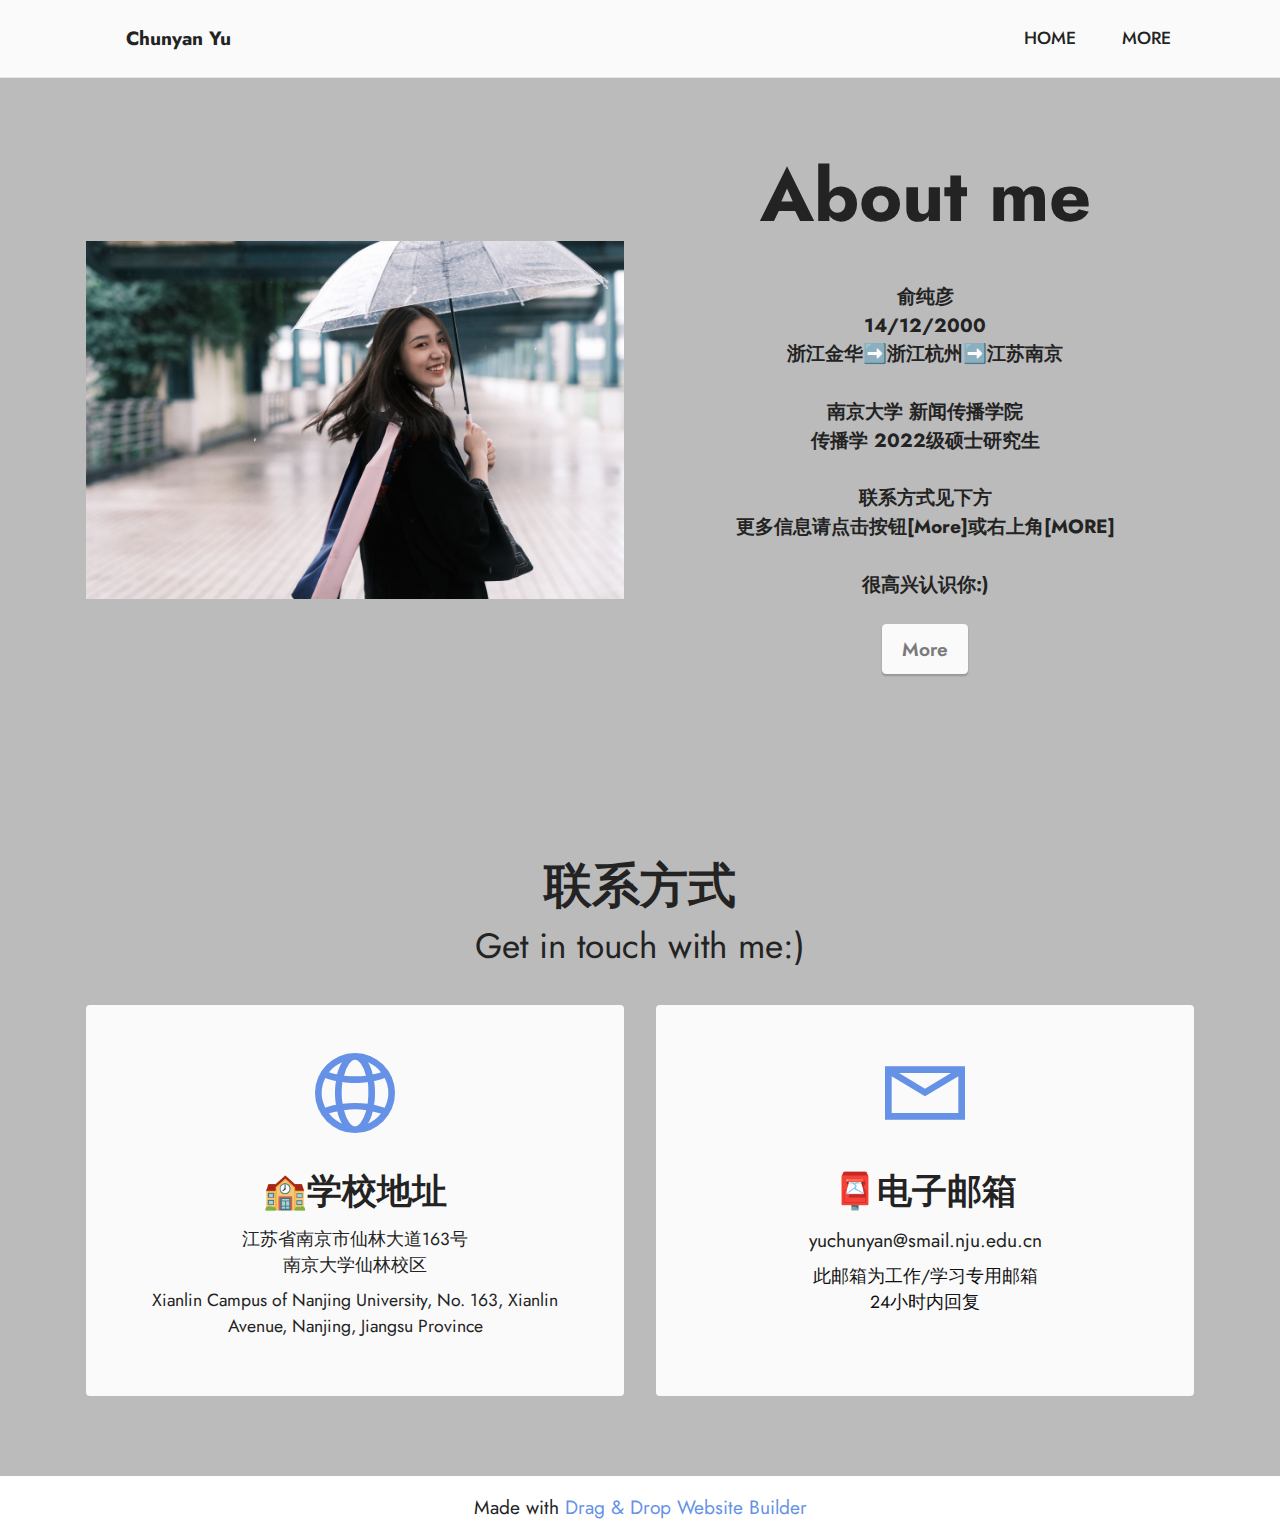
<file: index.html>
<!DOCTYPE html>
<html  >
<head>
  <!-- Site made with Mobirise Website Builder v5.6.11, https://mobirise.com -->
  <meta charset="UTF-8">
  <meta http-equiv="X-UA-Compatible" content="IE=edge">
  <meta name="generator" content="Mobirise v5.6.11, mobirise.com">
  <meta name="twitter:card" content="summary_large_image"/>
  <meta name="twitter:image:src" content="">
  <meta property="og:image" content="">
  <meta name="twitter:title" content="Home">
  <meta name="viewport" content="width=device-width, initial-scale=1, minimum-scale=1">
  <link rel="shortcut icon" href="assets/images/logo.png" type="image/x-icon">
  <meta name="description" content="">
  
  
  <title>Home</title>
  <link rel="stylesheet" href="assets/web/assets/mobirise-icons2/mobirise2.css">
  <link rel="stylesheet" href="assets/bootstrap/css/bootstrap.min.css">
  <link rel="stylesheet" href="assets/bootstrap/css/bootstrap-grid.min.css">
  <link rel="stylesheet" href="assets/bootstrap/css/bootstrap-reboot.min.css">
  <link rel="stylesheet" href="assets/dropdown/css/style.css">
  <link rel="stylesheet" href="assets/socicon/css/styles.css">
  <link rel="stylesheet" href="assets/theme/css/style.css">
  <link rel="preload" href="https://fonts.googleapis.com/css?family=Jost:100,200,300,400,500,600,700,800,900,100i,200i,300i,400i,500i,600i,700i,800i,900i&display=swap" as="style" onload="this.onload=null;this.rel='stylesheet'">
  <noscript><link rel="stylesheet" href="https://fonts.googleapis.com/css?family=Jost:100,200,300,400,500,600,700,800,900,100i,200i,300i,400i,500i,600i,700i,800i,900i&display=swap"></noscript>
  <link rel="preload" as="style" href="assets/mobirise/css/mbr-additional.css"><link rel="stylesheet" href="assets/mobirise/css/mbr-additional.css" type="text/css">
  
  
  
  
</head>
<body>
  
  <section data-bs-version="5.1" class="menu cid-s48OLK6784" once="menu" id="menu1-h">
    
    <nav class="navbar navbar-dropdown navbar-fixed-top navbar-expand-lg">
        <div class="container">
            <div class="navbar-brand">
                <span class="navbar-logo">
                    <a href="https://mobiri.se">
                        <img src="assets/images/logo.png" alt="Mobirise Website Builder" style="height: 3.8rem;">
                    </a>
                </span>
                <span class="navbar-caption-wrap"><a class="navbar-caption text-black display-7" href="https://mobiri.se">Chunyan Yu</a></span>
            </div>
            <button class="navbar-toggler" type="button" data-toggle="collapse" data-bs-toggle="collapse" data-target="#navbarSupportedContent" data-bs-target="#navbarSupportedContent" aria-controls="navbarNavAltMarkup" aria-expanded="false" aria-label="Toggle navigation">
                <div class="hamburger">
                    <span></span>
                    <span></span>
                    <span></span>
                    <span></span>
                </div>
            </button>
            <div class="collapse navbar-collapse" id="navbarSupportedContent">
                <ul class="navbar-nav nav-dropdown nav-right" data-app-modern-menu="true"><li class="nav-item"><a class="nav-link link text-black text-primary display-4" href="index.html">HOME</a></li>
                    <li class="nav-item"><a class="nav-link link text-black text-primary display-4" href="page1.html">MORE</a></li></ul>
                
                
            </div>
        </div>
    </nav>

</section>

<section data-bs-version="5.1" class="header11 cid-ti3X4Y9wbE" id="header11-o">

    

    
    

    <div class="container">
        <div class="row justify-content-center">
            <div class="col-12 col-md-6 image-wrapper">
                <img class="w-100" src="assets/images/4c3f274a9uf34fbb06c392e524afa7e1-1256x837.jpg" alt="Mobirise Website Builder">
            </div>
            <div class="col-12 col-md">
                <div class="text-wrapper text-center">
                    <h1 class="mbr-section-title mbr-fonts-style mb-3 display-1"><strong>About me</strong></h1>
                    <p class="mbr-text mbr-fonts-style display-7"><strong><br>俞纯彦<br>14/12/2000<br>浙江金华➡️浙江杭州➡️江苏南京<br><br>南京大学 新闻传播学院 <br>传播学 2022级硕士研究生<br><br>联系方式见下方<br>更多信息请点击按钮[More]或右上角[MORE]<br><br>很高兴认识你:)</strong><br></p>
                    <div class="mbr-section-btn mt-3"><a class="btn btn-white display-7" href="page1.html">More</a></div>
                </div>
            </div>
        </div>
    </div>
</section>

<section data-bs-version="5.1" class="contacts1 cid-ti4JJRIA2D" id="contacts1-r">

    

    
    
    <div class="container">
        <div class="mbr-section-head">
            <h3 class="mbr-section-title mbr-fonts-style align-center mb-0 display-2">
                <strong>联系方式</strong></h3>
            <h4 class="mbr-section-subtitle mbr-fonts-style align-center mb-0 mt-2 display-5">Get in touch with me:)</h4>
        </div>
        <div class="row justify-content-center mt-4">
            <div class="card col-12 col-lg-6">
                <div class="card-wrapper">
                    <div class="card-box align-center">
                        <div class="image-wrapper">
                            <span class="mbr-iconfont mobi-mbri-globe-2 mobi-mbri"></span>
                        </div>
                        <h4 class="card-title mbr-fonts-style mb-2 display-5"><strong>🏫学校地址</strong></h4>
                        <p class="mbr-text mbr-fonts-style mb-2 display-4">江苏省南京市仙林大道163号<br>南京大学仙林校区</p>
                        <h5 class="link mbr-fonts-style display-4">Xianlin Campus of Nanjing University, No. 163, Xianlin Avenue, Nanjing, Jiangsu Province</h5>
                    </div>
                </div>
            </div>
            <div class="card col-12 col-lg-6">
                <div class="card-wrapper">
                    <div class="card-box align-center">
                        <div class="image-wrapper">
                            <span class="mbr-iconfont mobi-mbri-letter mobi-mbri"></span>
                        </div>
                        <h4 class="card-title mbr-fonts-style align-center mb-2 display-5"><strong>📮电子邮箱</strong></h4>
                        <p class="mbr-text mbr-fonts-style mb-2 display-7">yuchunyan@smail.nju.edu.cn</p>
                        <h5 class="link mbr-black mbr-fonts-style display-4">此邮箱为工作/学习专用邮箱<br>24小时内回复</h5>
                    </div>
                </div>
            </div>
        </div>
    </div>
</section><section class="display-7" style="padding: 0;align-items: center;justify-content: center;flex-wrap: wrap;    align-content: center;display: flex;position: relative;height: 4rem;"><a href="https://mobiri.se/" style="flex: 1 1;height: 4rem;position: absolute;width: 100%;z-index: 1;"><img alt="" style="height: 4rem;" src="[data-uri]"></a><p style="margin: 0;text-align: center;" class="display-7">Made with &#8204;</p><a style="z-index:1" href="https://mobirise.com/drag-drop-website-builder.html">Drag & Drop Website Builder</a></section><script src="assets/bootstrap/js/bootstrap.bundle.min.js"></script>  <script src="assets/smoothscroll/smooth-scroll.js"></script>  <script src="assets/ytplayer/index.js"></script>  <script src="assets/dropdown/js/navbar-dropdown.js"></script>  <script src="assets/theme/js/script.js"></script>  
  
  
</body>
</html>
</file>
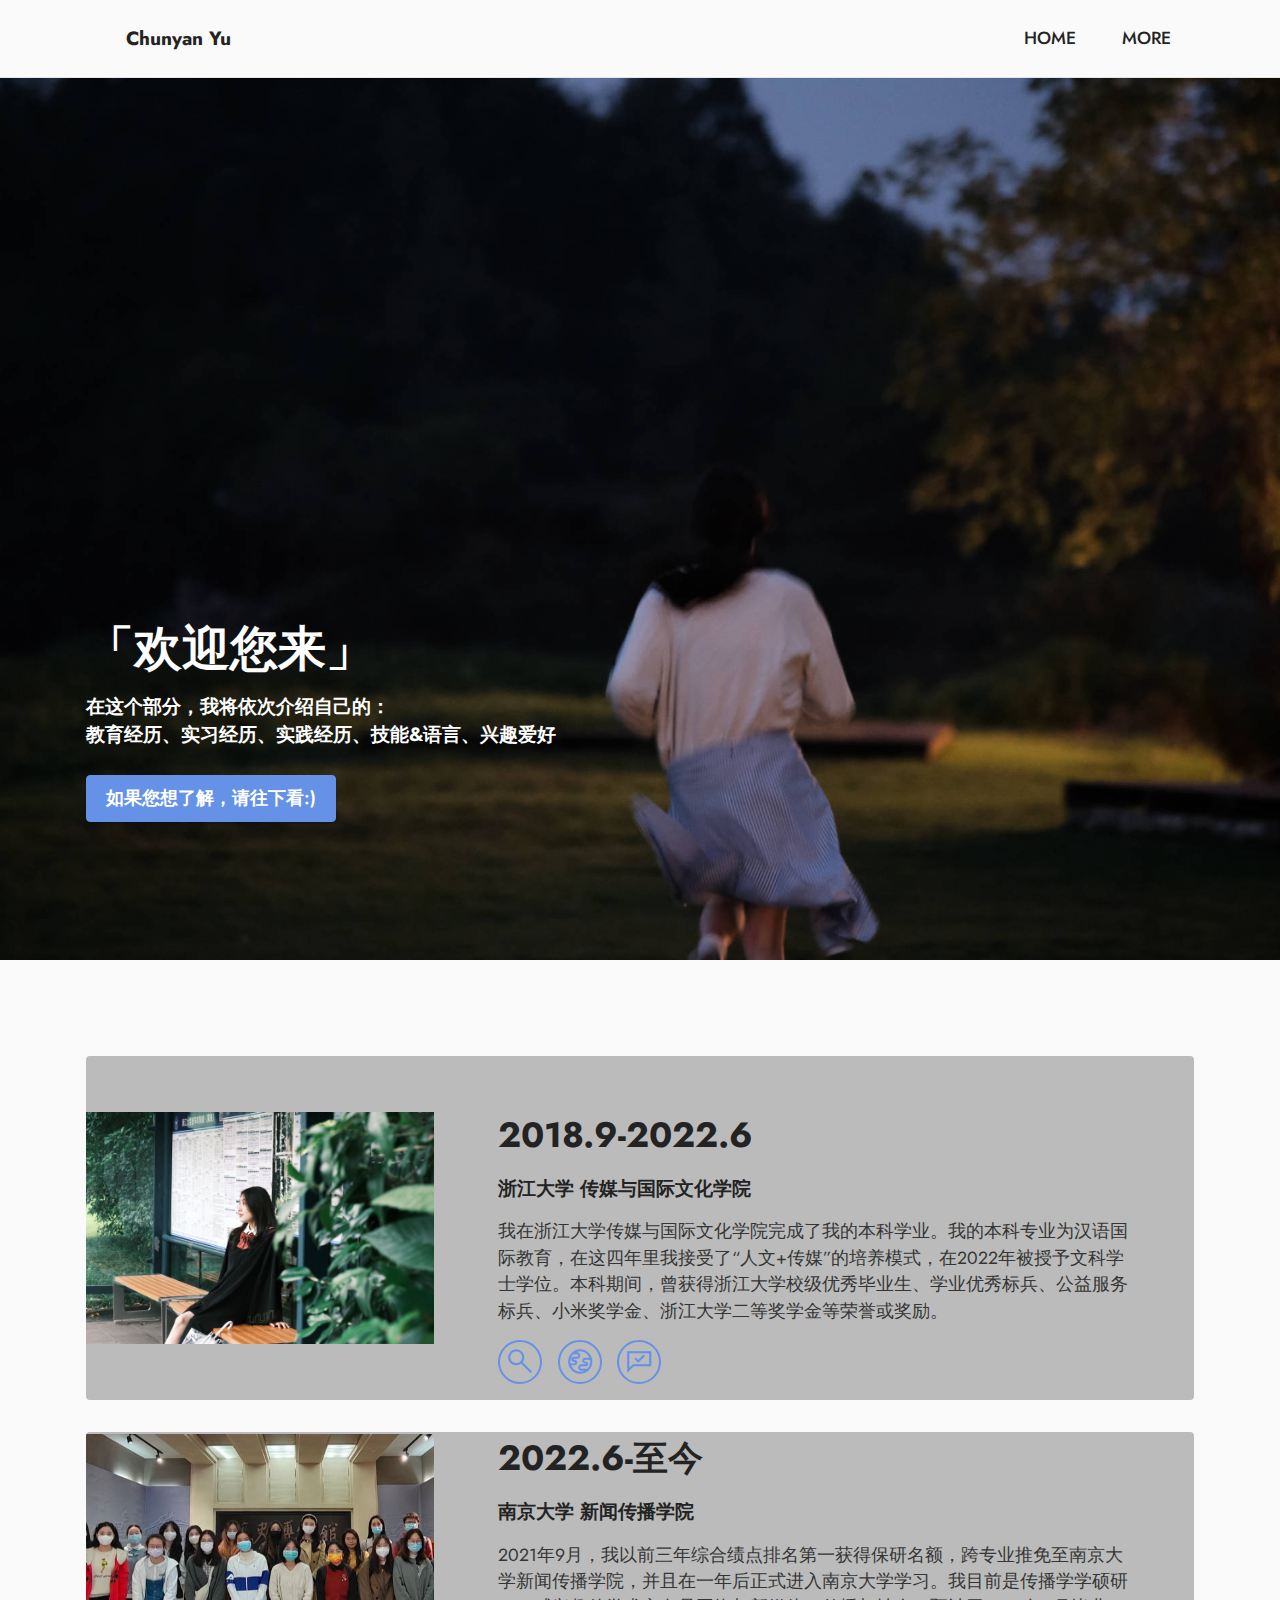
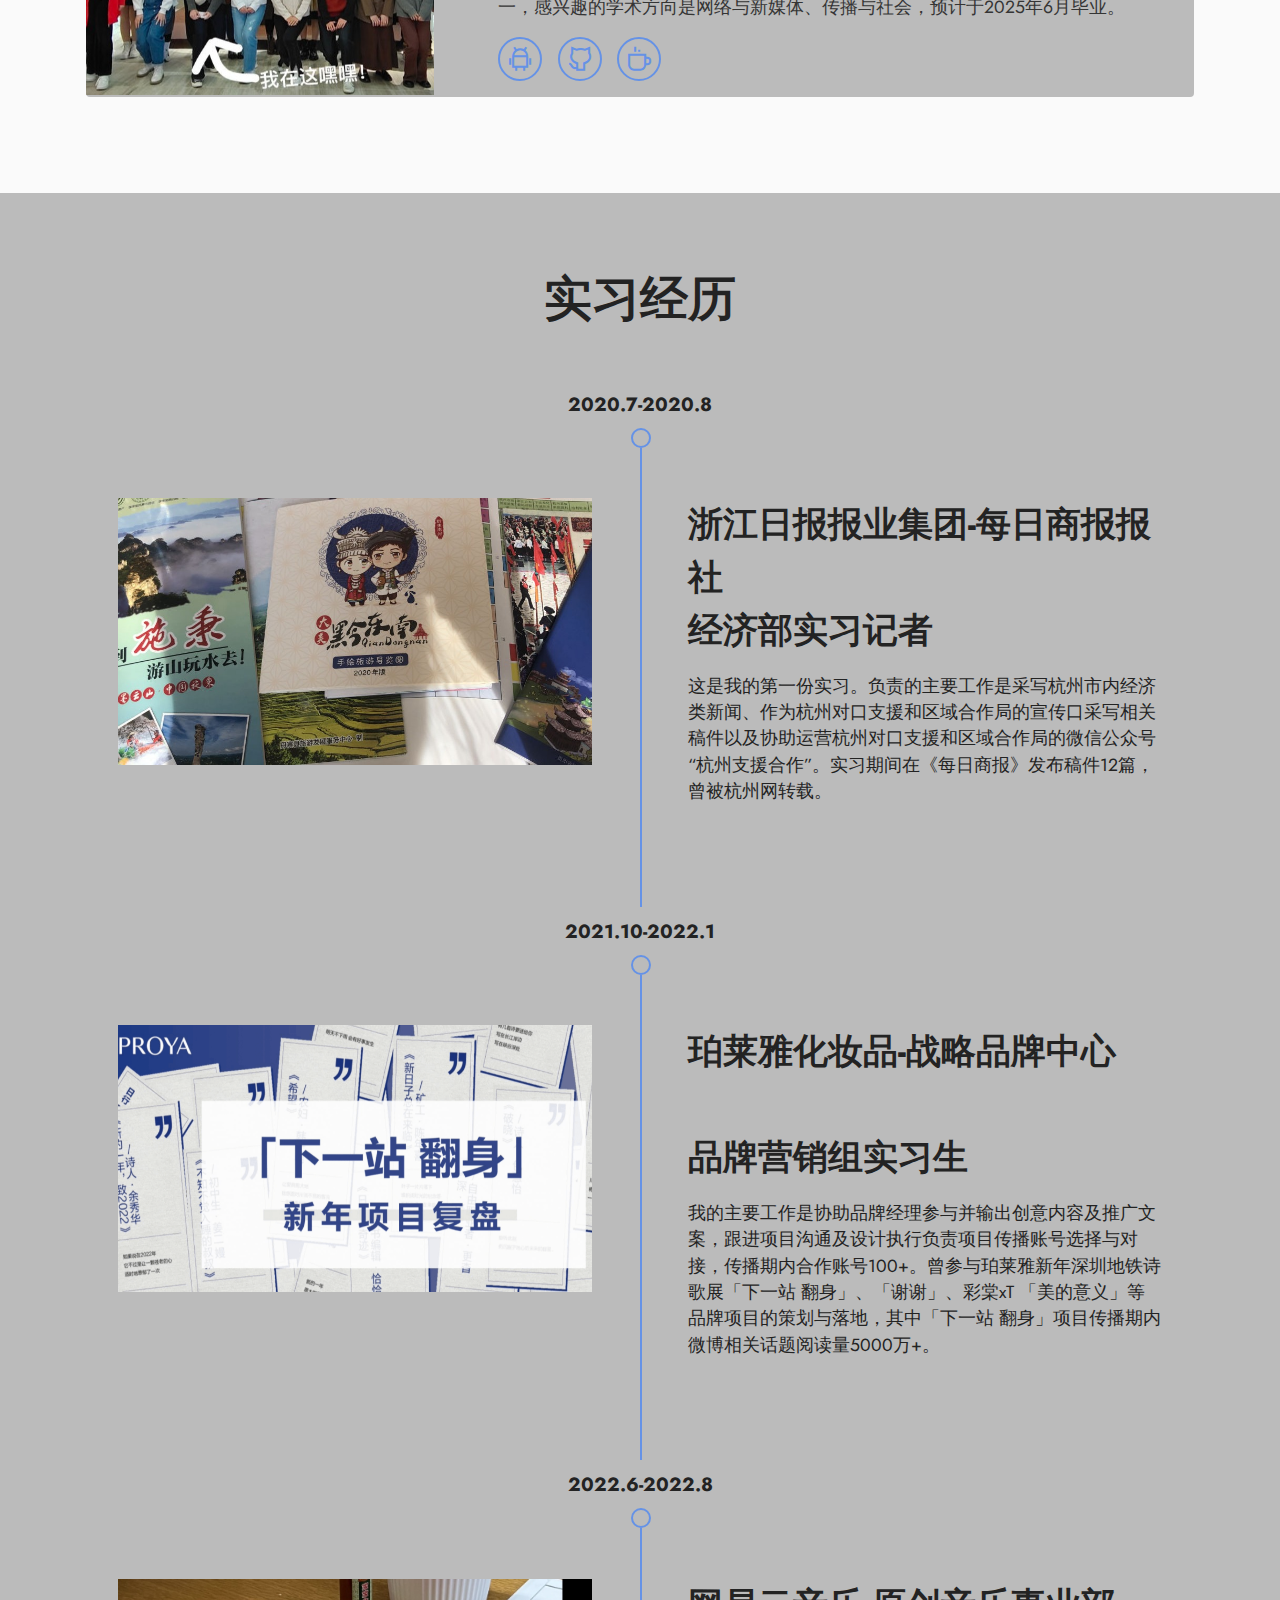
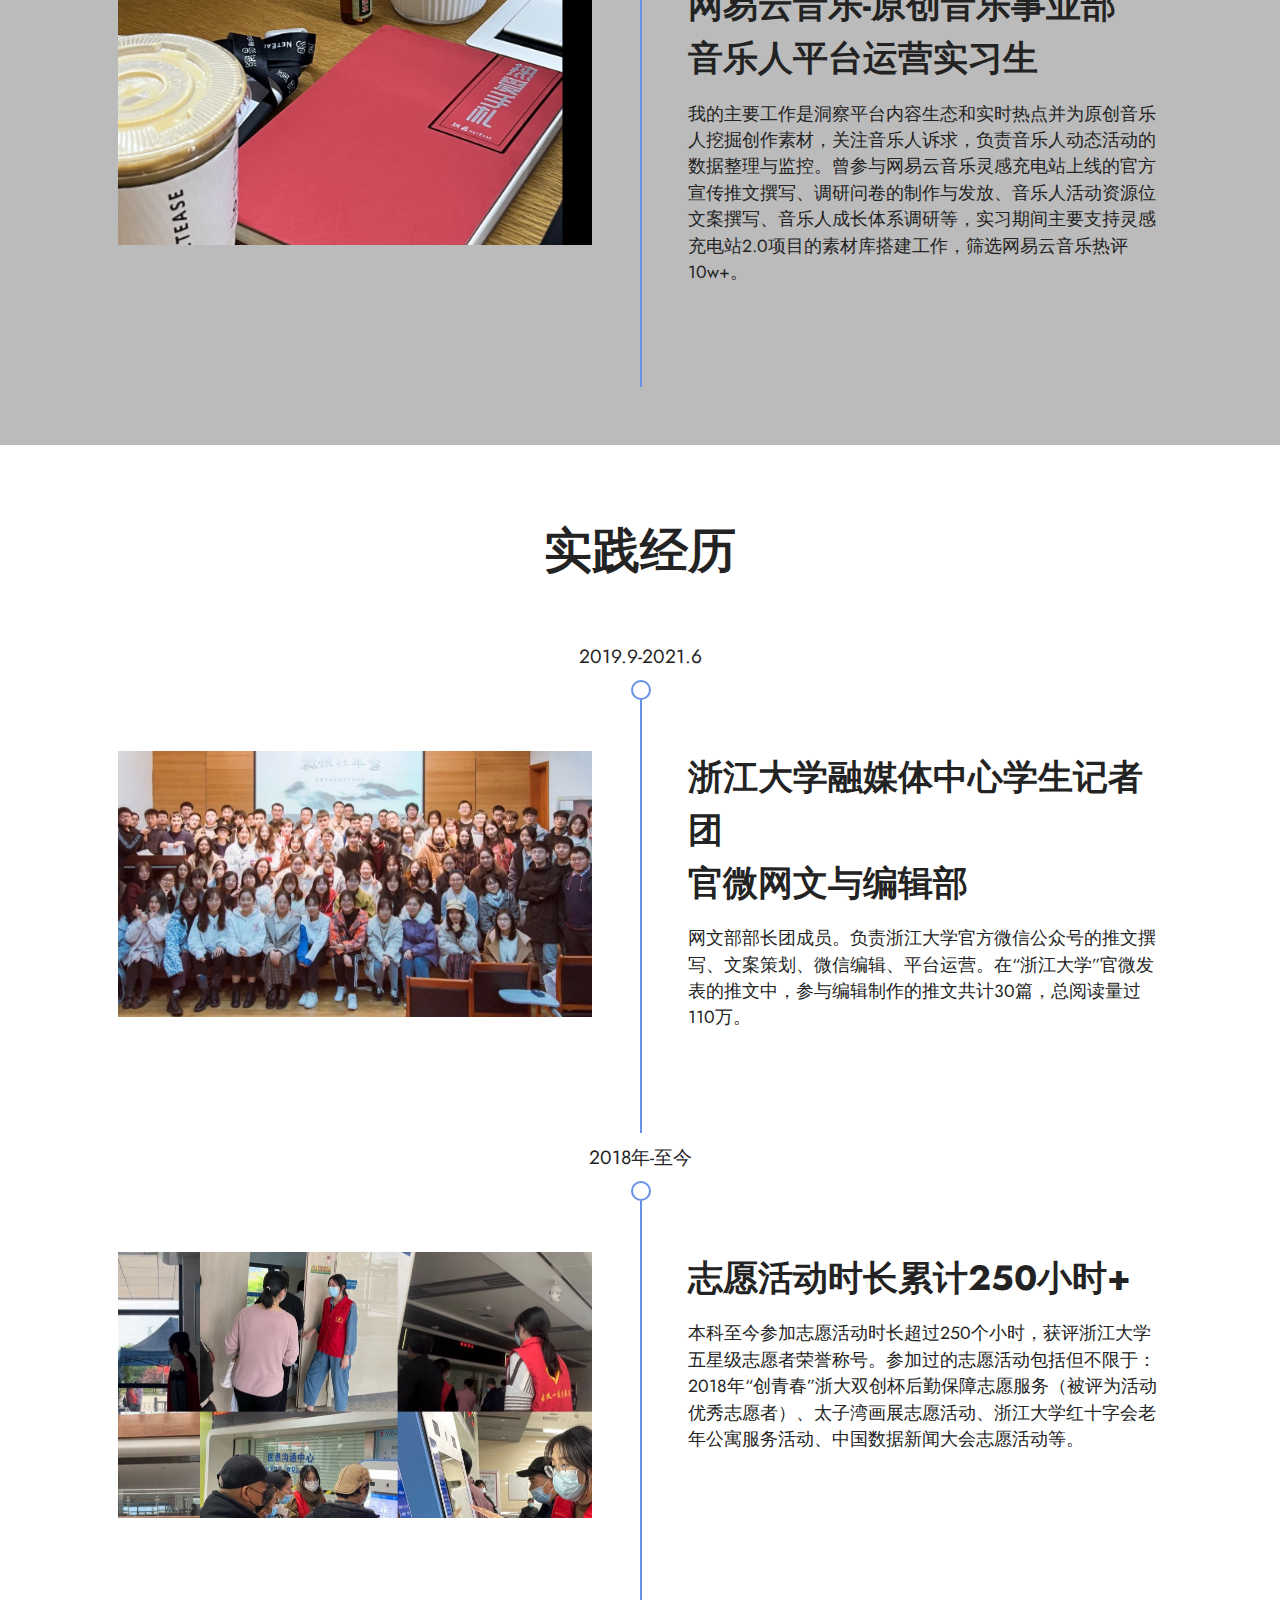
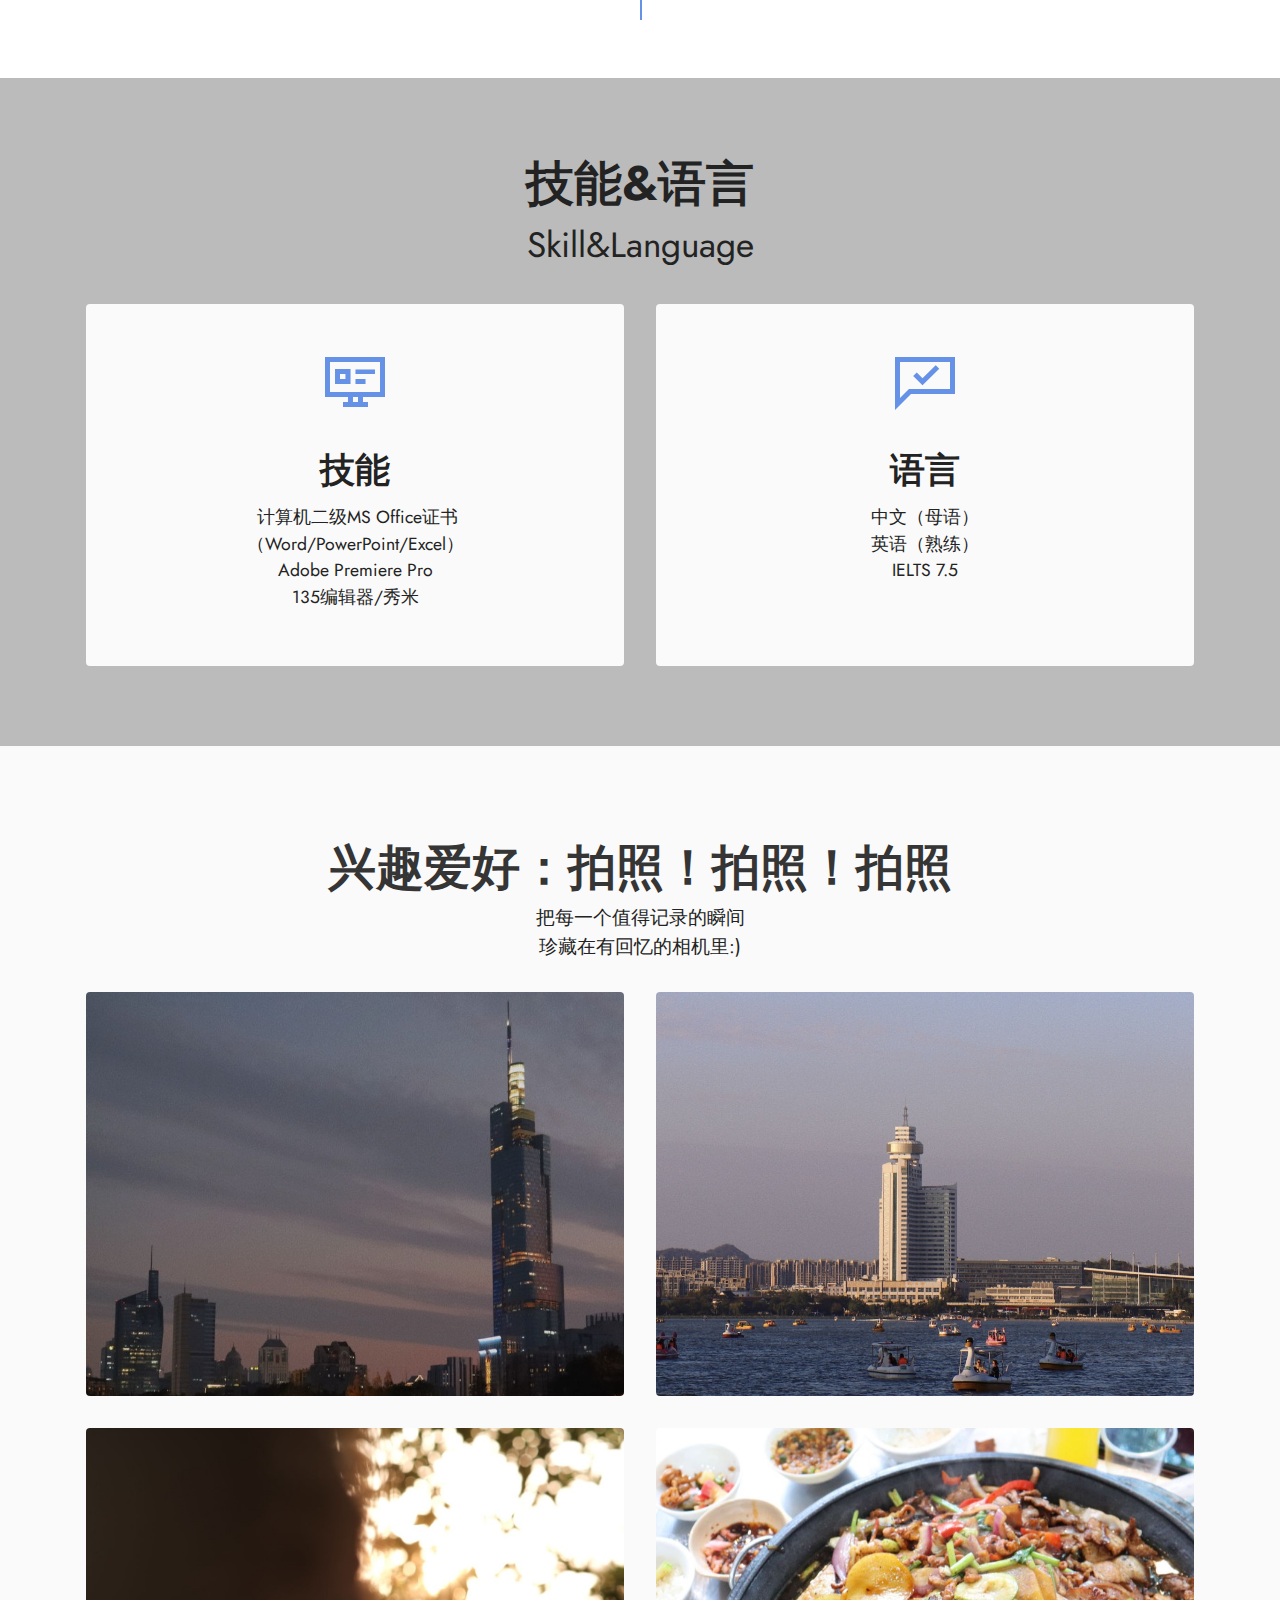
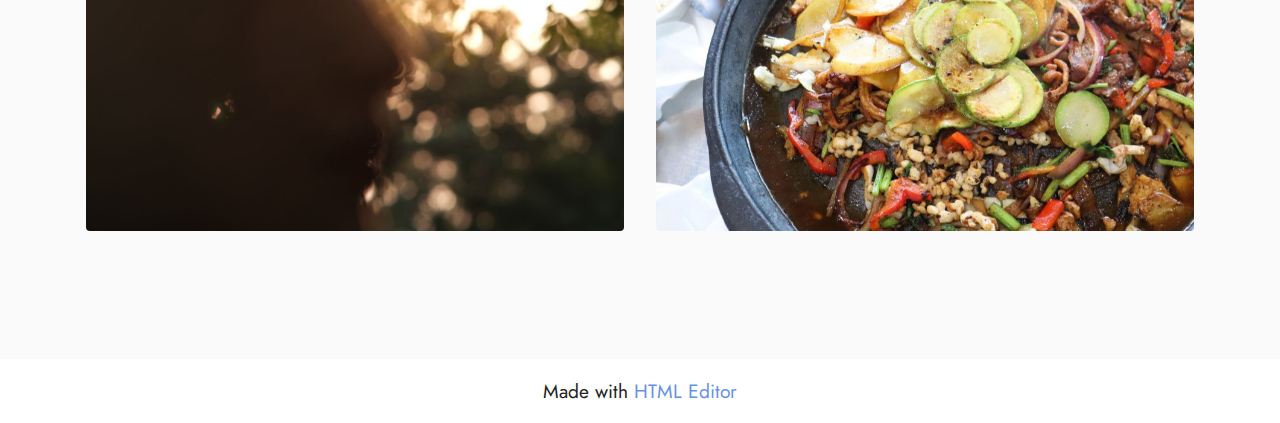
<file: page1.html>
<!DOCTYPE html>
<html  >
<head>
  <!-- Site made with Mobirise Website Builder v5.6.11, https://mobirise.com -->
  <meta charset="UTF-8">
  <meta http-equiv="X-UA-Compatible" content="IE=edge">
  <meta name="generator" content="Mobirise v5.6.11, mobirise.com">
  <meta name="twitter:card" content="summary_large_image"/>
  <meta name="twitter:image:src" content="">
  <meta property="og:image" content="">
  <meta name="twitter:title" content="Page 1">
  <meta name="viewport" content="width=device-width, initial-scale=1, minimum-scale=1">
  <link rel="shortcut icon" href="assets/images/logo.png" type="image/x-icon">
  <meta name="description" content="">
  
  
  <title>Page 1</title>
  <link rel="stylesheet" href="assets/web/assets/mobirise-icons2/mobirise2.css">
  <link rel="stylesheet" href="assets/bootstrap/css/bootstrap.min.css">
  <link rel="stylesheet" href="assets/bootstrap/css/bootstrap-grid.min.css">
  <link rel="stylesheet" href="assets/bootstrap/css/bootstrap-reboot.min.css">
  <link rel="stylesheet" href="assets/dropdown/css/style.css">
  <link rel="stylesheet" href="assets/socicon/css/styles.css">
  <link rel="stylesheet" href="assets/theme/css/style.css">
  <link rel="preload" href="https://fonts.googleapis.com/css?family=Jost:100,200,300,400,500,600,700,800,900,100i,200i,300i,400i,500i,600i,700i,800i,900i&display=swap" as="style" onload="this.onload=null;this.rel='stylesheet'">
  <noscript><link rel="stylesheet" href="https://fonts.googleapis.com/css?family=Jost:100,200,300,400,500,600,700,800,900,100i,200i,300i,400i,500i,600i,700i,800i,900i&display=swap"></noscript>
  <link rel="preload" as="style" href="assets/mobirise/css/mbr-additional.css"><link rel="stylesheet" href="assets/mobirise/css/mbr-additional.css" type="text/css">
  
  
  
  
</head>
<body>
  
  <section data-bs-version="5.1" class="menu cid-ti9CJMBJYW" once="menu" id="menu1-12">
    
    <nav class="navbar navbar-dropdown navbar-fixed-top navbar-expand-lg">
        <div class="container">
            <div class="navbar-brand">
                <span class="navbar-logo">
                    <a href="https://mobiri.se">
                        <img src="assets/images/logo.png" alt="Mobirise Website Builder" style="height: 3.8rem;">
                    </a>
                </span>
                <span class="navbar-caption-wrap"><a class="navbar-caption text-black display-7" href="https://mobiri.se">Chunyan Yu</a></span>
            </div>
            <button class="navbar-toggler" type="button" data-toggle="collapse" data-bs-toggle="collapse" data-target="#navbarSupportedContent" data-bs-target="#navbarSupportedContent" aria-controls="navbarNavAltMarkup" aria-expanded="false" aria-label="Toggle navigation">
                <div class="hamburger">
                    <span></span>
                    <span></span>
                    <span></span>
                    <span></span>
                </div>
            </button>
            <div class="collapse navbar-collapse" id="navbarSupportedContent">
                <ul class="navbar-nav nav-dropdown nav-right" data-app-modern-menu="true"><li class="nav-item"><a class="nav-link link text-black text-primary display-4" href="index.html">HOME</a></li>
                    <li class="nav-item"><a class="nav-link link text-black text-primary display-4" href="page1.html">MORE</a></li></ul>
                
                
            </div>
        </div>
    </nav>

</section>

<section data-bs-version="5.1" class="header4 cid-ttoVpfdDCk mbr-fullscreen" id="header4-1f">

    
    
    <div class="container">
        <div class="row">
            <div class="content-wrap">
                <h1 class="mbr-section-title mbr-fonts-style mbr-white mb-3 display-2"><strong>「欢迎您来」</strong></h1>
                
                <p class="mbr-fonts-style mbr-text mbr-white mb-3 display-7"><strong>在这个部分，我将依次介绍自己的：</strong><br><strong>教育经历、实习经历、实践经历、技能&amp;语言、兴趣爱好</strong><br><strong></strong></p>

                <div class="mbr-section-btn"><a class="btn btn-primary display-4" href="https://mobiri.se">如果您想了解，请往下看:)</a></div>
            </div>
        </div>
    </div>
</section>

<section data-bs-version="5.1" class="team2 cid-ttp1vjnUuJ" xmlns="http://www.w3.org/1999/html" id="team2-1j">
    

    
    
    <div class="container">
        <div class="card">
            <div class="card-wrapper">
                <div class="row align-items-center">
                    <div class="col-12 col-md-4">
                        <div class="image-wrapper">
                            <img src="assets/images/ca3d12865n25cf24a1562890534311b4-816x544.jpg" alt="Mobirise Website Builder">
                        </div>
                    </div>
                    <div class="col-12 col-md">
                        <div class="card-box">
                            <h5 class="card-title mbr-fonts-style m-0 mb-3 display-5">
                                <strong><br></strong><strong>2018.9-2022.6</strong></h5>
                            <h6 class="card-subtitle mbr-fonts-style mb-3 display-7">
                                <strong>浙江大学 传媒与国际文化学院</strong></h6>
                            <p class="mbr-text mbr-fonts-style display-4">我在浙江大学传媒与国际文化学院完成了我的本科学业。我的本科专业为汉语国际教育，在这四年里我接受了“人文+传媒”的培养模式，在2022年被授予文科学士学位。本科期间，曾获得浙江大学校级优秀毕业生、学业优秀标兵、公益服务标兵、小米奖学金、浙江大学二等奖学金等荣誉或奖励。</p>
                            <div class="social-row display-7">
                                <div class="soc-item">
                                    <a href="https://www.facebook.com/Mobirise/" target="_blank">
                                        <span class="mbr-iconfont mobi-mbri-search mobi-mbri"></span>
                                    </a>
                                </div>
                                <div class="soc-item">
                                    <a href="https://twitter.com/mobirise" target="_blank">
                                        <span class="mbr-iconfont mobi-mbri-globe mobi-mbri"></span>
                                    </a>
                                </div>
                                <div class="soc-item">
                                    <a href="https://instagram.com/mobirise" target="_blank">
                                        <span class="mbr-iconfont mobi-mbri-cust-feedback mobi-mbri"></span>
                                    </a>
                                </div>
                                
                                
                            </div>
                        </div>
                    </div>
                </div>
            </div>
        </div>
        <div class="card">
            <div class="card-wrapper">
                <div class="row align-items-center">
                    <div class="col-12 col-md-4">
                        <div class="image-wrapper">
                            <img src="assets/images/img-6367-816x459.jpeg" alt="Mobirise Website Builder">
                        </div>
                    </div>
                    <div class="col-12 col-md">
                        <div class="card-box">
                            <h5 class="card-title mbr-fonts-style m-0 mb-3 display-5">
                                <strong>2022.6-至今</strong></h5>
                            <h6 class="card-subtitle mbr-fonts-style mb-3 display-7">
                                <strong>南京大学 新闻传播学院&nbsp;</strong></h6>
                            <p class="mbr-text mbr-fonts-style display-4">2021年9月，我以前三年综合绩点排名第一获得保研名额，跨专业推免至南京大学新闻传播学院，并且在一年后正式进入南京大学学习。我目前是传播学学硕研一，感兴趣的学术方向是网络与新媒体、传播与社会，预计于2025年6月毕业。</p>
                            <div class="social-row display-7">
                                <div class="soc-item">
                                    <a href="https://www.facebook.com/Mobirise/" target="_blank">
                                        <span class="mbr-iconfont mobi-mbri-android mobi-mbri"></span>
                                    </a>
                                </div>
                                <div class="soc-item">
                                    <a href="https://twitter.com/mobirise" target="_blank">
                                        <span class="mbr-iconfont mobi-mbri-github mobi-mbri"></span>
                                    </a>
                                </div>
                                <div class="soc-item">
                                    <a href="https://instagram.com/mobirise" target="_blank">
                                        <span class="mbr-iconfont mobi-mbri-hot-cup mobi-mbri"></span>
                                    </a>
                                </div>
                                
                                
                            </div>
                        </div>
                    </div>
                </div>
            </div>
        </div>
        
    </div>
</section>

<section data-bs-version="5.1" class="timeline3 cid-ttpe6Eh4ZR" id="timeline3-1l">
    

    
    
    <div class="container">
        <div class="mbr-section-head">
            <h3 class="mbr-section-title mbr-fonts-style align-center mb-0 display-2">
                <strong>实习经历</strong></h3>
            
        </div>
        <div class="timelines-container mt-4">
            <div class="row timeline-element first-separline mb-5">
                <div class="timeline-date col-12">
                    <div class="timeline-date-wrapper">
                        <p class="mbr-timeline-date display-7"><strong>
                            2020.7-2020.8</strong></p>
                    </div>
                </div>
                <span class="iconBackground"></span>
                <div class="col-12 col-md-6">
                    <div class="image-wrapper">
                        <img src="assets/images/f25c45a8-0eef-41c0-b8e2-0a25924e8a02.heic-1-1128x846.jpeg" alt="Mobirise Website Builder" title="">
                    </div>
                </div>
                <div class="col-12 col-md-6">
                    <div class="timeline-text-wrapper">
                        <h4 class="mbr-timeline-title mbr-fonts-style mb-0 display-5"><strong>浙江日报报业集团-每日商报报社</strong><div><strong>经济部实习记者</strong></div></h4>
                        <p class="mbr-text mbr-fonts-style mt-3 mb-0 display-4">
                            这是我的第一份实习。负责的主要工作是采写杭州市内经济类新闻、作为杭州对口支援和区域合作局的宣传口采写相关稿件以及协助运营杭州对口支援和区域合作局的微信公众号“杭州支援合作”。实习期间在《每日商报》发布稿件12篇，曾被杭州网转载。
                        </p>
                    </div>
                </div>
            </div>
            <div class="row timeline-element first-separline mb-5">
                <div class="timeline-date col-12">
                    <div class="timeline-date-wrapper">
                        <p class="mbr-timeline-date display-7"><strong>
                            2021.10-2022.1</strong></p>
                    </div>
                </div>
                <span class="iconBackground"></span>
                <div class="col-12 col-md-6">
                    <div class="image-wrapper">
                        <img src="assets/images/2023-01-20-00.42.18-1128x621.png" alt="Mobirise Website Builder" title="">
                    </div>
                </div>
                <div class="col-12 col-md-6">
                    <div class="timeline-text-wrapper">
                        <h4 class="mbr-timeline-title mbr-fonts-style mb-0 display-5"><strong>珀莱雅化妆品-战略品牌中心&nbsp; &nbsp; &nbsp; &nbsp; &nbsp; &nbsp;&nbsp;</strong><div><strong>品牌营销组实习生&nbsp; &nbsp;</strong></div></h4>
                        <p class="mbr-text mbr-fonts-style mt-3 mb-0 display-4">
                            我的主要工作是协助品牌经理参与并输出创意内容及推广文案，跟进项目沟通及设计执行负责项目传播账号选择与对接，传播期内合作账号100+。曾参与珀莱雅新年深圳地铁诗歌展「下一站 翻身」、「谢谢」、彩棠xT 「美的意义」等品牌项目的策划与落地，其中「下一站 翻身」项目传播期内微博相关话题阅读量5000万+。
                        </p>
                    </div>
                </div>
            </div>
            <div class="row timeline-element first-separline mb-5">
                <div class="timeline-date col-12">
                    <div class="timeline-date-wrapper">
                        <p class="mbr-timeline-date display-7"><strong>
                            2022.6-2022.8</strong></p>
                    </div>
                </div>
                <span class="iconBackground"></span>
                <div class="col-12 col-md-6">
                    <div class="image-wrapper">
                        <img src="assets/images/img-6371-1128x1504.jpeg" alt="Mobirise Website Builder" title="">
                    </div>
                </div>
                <div class="col-12 col-md-6">
                    <div class="timeline-text-wrapper">
                        <h4 class="mbr-timeline-title mbr-fonts-style mb-0 display-5">
                            <strong>网易云音乐-原创音乐事业部</strong>
                        <div><strong>音乐人平台运营实习生</strong></div></h4>
                        <p class="mbr-text mbr-fonts-style mt-3 mb-0 display-4">
                            我的主要工作是洞察平台内容生态和实时热点并为原创音乐人挖掘创作素材，关注音乐人诉求，负责音乐人动态活动的数据整理与监控。曾参与网易云音乐灵感充电站上线的官方宣传推文撰写、调研问卷的制作与发放、音乐人活动资源位文案撰写、音乐人成长体系调研等，实习期间主要支持灵感充电站2.0项目的素材库搭建工作，筛选网易云音乐热评10w+。</p>
                    </div>
                </div>
            </div>
            
            
            
            
            
            
            
            
            
        </div>
    </div>
</section>

<section data-bs-version="5.1" class="timeline3 cid-ttpf11DnSK" id="timeline3-1m">
    

    
    
    <div class="container">
        <div class="mbr-section-head">
            <h3 class="mbr-section-title mbr-fonts-style align-center mb-0 display-2"><strong>实践经历</strong></h3>
            
        </div>
        <div class="timelines-container mt-4">
            <div class="row timeline-element first-separline mb-5">
                <div class="timeline-date col-12">
                    <div class="timeline-date-wrapper">
                        <p class="mbr-timeline-date display-7">
                            2019.9-2021.6</p>
                    </div>
                </div>
                <span class="iconBackground"></span>
                <div class="col-12 col-md-6">
                    <div class="image-wrapper">
                        <img src="assets/images/img-6371-1128x581.jpeg" alt="Mobirise Website Builder" title="">
                    </div>
                </div>
                <div class="col-12 col-md-6">
                    <div class="timeline-text-wrapper">
                        <h4 class="mbr-timeline-title mbr-fonts-style mb-0 display-5">
                            <strong>浙江大学融媒体中心学生记者团</strong><br><strong>官微网文与编辑部</strong></h4>
                        <p class="mbr-text mbr-fonts-style mt-3 mb-0 display-4">网文部部长团成员。负责浙江大学官方微信公众号的推文撰写、文案策划、微信编辑、平台运营。在“浙江大学”官微发表的推文中，参与编辑制作的推文共计30篇，总阅读量过110万。</p>
                    </div>
                </div>
            </div>
            <div class="row timeline-element first-separline mb-5">
                <div class="timeline-date col-12">
                    <div class="timeline-date-wrapper">
                        <p class="mbr-timeline-date display-7">
                            2018年-至今</p>
                    </div>
                </div>
                <span class="iconBackground"></span>
                <div class="col-12 col-md-6">
                    <div class="image-wrapper">
                        <img src="assets/images/img-1786-1128x1127.jpeg" alt="Mobirise Website Builder" title="">
                    </div>
                </div>
                <div class="col-12 col-md-6">
                    <div class="timeline-text-wrapper">
                        <h4 class="mbr-timeline-title mbr-fonts-style mb-0 display-5"><strong>志愿活动时长累计250小时+</strong></h4>
                        <p class="mbr-text mbr-fonts-style mt-3 mb-0 display-4">本科至今参加志愿活动时长超过250个小时，获评浙江大学五星级志愿者荣誉称号。参加过的志愿活动包括但不限于：2018年“创青春”浙大双创杯后勤保障志愿服务（被评为活动优秀志愿者）、太子湾画展志愿活动、浙江大学红十字会老年公寓服务活动、中国数据新闻大会志愿活动等。</p>
                    </div>
                </div>
            </div>
            
            
            
            
            
            
            
            
            
            
        </div>
    </div>
</section>

<section data-bs-version="5.1" class="contacts1 cid-ti9CPaXeFd" id="contacts1-17">

    

    
    
    <div class="container">
        <div class="mbr-section-head">
            <h3 class="mbr-section-title mbr-fonts-style align-center mb-0 display-2">
                <strong>技能&amp;语言</strong></h3>
            <h4 class="mbr-section-subtitle mbr-fonts-style align-center mb-0 mt-2 display-5">Skill&amp;Language</h4>
        </div>
        <div class="row justify-content-center mt-4">
            <div class="card col-12 col-lg-6">
                <div class="card-wrapper">
                    <div class="card-box align-center">
                        <div class="image-wrapper">
                            <span class="mbr-iconfont mobi-mbri-sites mobi-mbri" style="font-size: 60px;"></span>
                        </div>
                        <h4 class="card-title mbr-fonts-style mb-2 display-5">
                            <strong>技能</strong></h4>
                        <p class="mbr-text mbr-fonts-style mb-2 display-4">&nbsp;计算机二级MS Office证书<br>（Word/PowerPoint/Excel）<br>Adobe Premiere Pro<br>135编辑器/秀米<br></p>
                        
                    </div>
                </div>
            </div>
            <div class="card col-12 col-lg-6">
                <div class="card-wrapper">
                    <div class="card-box align-center">
                        <div class="image-wrapper">
                            <span class="mbr-iconfont mobi-mbri-cust-feedback mobi-mbri" style="font-size: 60px;"></span>
                        </div>
                        <h4 class="card-title mbr-fonts-style align-center mb-2 display-5"><strong>语言</strong></h4>
                        <p class="mbr-text mbr-fonts-style mb-2 display-4">中文（母语）<br>英语（熟练）<br>IELTS 7.5</p>
                        
                    </div>
                </div>
            </div>
        </div>
    </div>
</section>

<section data-bs-version="5.1" class="gallery2 cid-ttpjEXi5uW" id="gallery2-1o">
    
    
    <div class="container">
        <div class="mbr-section-head">
            <h4 class="mbr-section-title mbr-fonts-style align-center mb-0 display-2"><strong>兴趣爱好：拍照！拍照！拍照</strong><strong><br></strong></h4>
            <h5 class="mbr-section-subtitle mbr-fonts-style align-center mb-0 mt-2 display-7">把每一个值得记录的瞬间<br>珍藏在有回忆的相机里:)<br></h5>
        </div>
        <div class="row mt-4">
            <div class="item features-image сol-12 col-md-6 col-lg-6">
                <div class="item-wrapper">
                    <div class="item-img">
                        <img src="assets/images/img-2924-1256x837.jpeg" alt="Mobirise Website Builder">
                    </div>
                    
                    
                </div>
            </div>
            <div class="item features-image сol-12 col-md-6 col-lg-6">
                <div class="item-wrapper">
                    <div class="item-img">
                        <img src="assets/images/img-2804-1256x942.jpeg" alt="Mobirise Website Builder">
                    </div>
                    
                    
                </div>
            </div>
            <div class="item features-image сol-12 col-md-6 col-lg-6">
                <div class="item-wrapper">
                    <div class="item-img">
                        <img src="assets/images/01c40e752gfe6f2a04c96e021310ee82-1256x1884.jpeg" alt="Mobirise Website Builder">
                    </div>
                    
                    
                </div>
            </div>
            <div class="item features-image сol-12 col-md-6 col-lg-6">
                <div class="item-wrapper">
                    <div class="item-img">
                        <img src="assets/images/img-9737-1256x837.jpeg" alt="Mobirise Website Builder" title="">
                    </div>
                    
                    
                </div>
            </div>
        </div>
    </div>
</section><section class="display-7" style="padding: 0;align-items: center;justify-content: center;flex-wrap: wrap;    align-content: center;display: flex;position: relative;height: 4rem;"><a href="https://mobiri.se/" style="flex: 1 1;height: 4rem;position: absolute;width: 100%;z-index: 1;"><img alt="" style="height: 4rem;" src="[data-uri]"></a><p style="margin: 0;text-align: center;" class="display-7">Made with &#8204;</p><a style="z-index:1" href="https://mobirise.com/html-editor.html">HTML Editor</a></section><script src="assets/bootstrap/js/bootstrap.bundle.min.js"></script>  <script src="assets/smoothscroll/smooth-scroll.js"></script>  <script src="assets/ytplayer/index.js"></script>  <script src="assets/dropdown/js/navbar-dropdown.js"></script>  <script src="assets/theme/js/script.js"></script>  
  
  
</body>
</html>
</file>
<file: assets/web/assets/mobirise-icons2/mobirise2.css>
@font-face {
  font-family: 'Moririse2';
  font-display: swap;
  src:  url('mobirise2.eot?f2bix4');
  src:  url('mobirise2.eot?f2bix4#iefix') format('embedded-opentype'),
    url('mobirise2.ttf?f2bix4') format('truetype'),
    url('mobirise2.woff?f2bix4') format('woff'),
    url('mobirise2.svg?f2bix4#mobirise2') format('svg');
  font-weight: normal;
  font-style: normal;
}

[class^="mobi-"], [class*=" mobi-"] {
  /* use !important to prevent issues with browser extensions that change fonts */
  font-family: 'Moririse2' !important;
  speak: none;
  font-style: normal;
  font-weight: normal;
  font-variant: normal;
  text-transform: none;
  line-height: 1;

  /* Better Font Rendering =========== */
  -webkit-font-smoothing: antialiased;
  -moz-osx-font-smoothing: grayscale;
}

.mobi-mbri-add-submenu:before {
  content: "\e900";
}
.mobi-mbri-alert:before {
  content: "\e901";
}
.mobi-mbri-align-center:before {
  content: "\e902";
}
.mobi-mbri-align-justify:before {
  content: "\e903";
}
.mobi-mbri-align-left:before {
  content: "\e904";
}
.mobi-mbri-align-right:before {
  content: "\e905";
}
.mobi-mbri-android:before {
  content: "\e906";
}
.mobi-mbri-apple:before {
  content: "\e907";
}
.mobi-mbri-arrow-down:before {
  content: "\e908";
}
.mobi-mbri-arrow-next:before {
  content: "\e909";
}
.mobi-mbri-arrow-prev:before {
  content: "\e90a";
}
.mobi-mbri-arrow-up:before {
  content: "\e90b";
}
.mobi-mbri-bold:before {
  content: "\e90c";
}
.mobi-mbri-bookmark:before {
  content: "\e90d";
}
.mobi-mbri-bootstrap:before {
  content: "\e90e";
}
.mobi-mbri-briefcase:before {
  content: "\e90f";
}
.mobi-mbri-browse:before {
  content: "\e910";
}
.mobi-mbri-bulleted-list:before {
  content: "\e911";
}
.mobi-mbri-calendar:before {
  content: "\e912";
}
.mobi-mbri-camera:before {
  content: "\e913";
}
.mobi-mbri-cart-add:before {
  content: "\e914";
}
.mobi-mbri-cart-full:before {
  content: "\e915";
}
.mobi-mbri-cash:before {
  content: "\e916";
}
.mobi-mbri-change-style:before {
  content: "\e917";
}
.mobi-mbri-chat:before {
  content: "\e918";
}
.mobi-mbri-clock:before {
  content: "\e919";
}
.mobi-mbri-close:before {
  content: "\e91a";
}
.mobi-mbri-cloud:before {
  content: "\e91b";
}
.mobi-mbri-code:before {
  content: "\e91c";
}
.mobi-mbri-contact-form:before {
  content: "\e91d";
}
.mobi-mbri-credit-card:before {
  content: "\e91e";
}
.mobi-mbri-cursor-click:before {
  content: "\e91f";
}
.mobi-mbri-cust-feedback:before {
  content: "\e920";
}
.mobi-mbri-database:before {
  content: "\e921";
}
.mobi-mbri-delivery:before {
  content: "\e922";
}
.mobi-mbri-desktop:before {
  content: "\e923";
}
.mobi-mbri-devices:before {
  content: "\e924";
}
.mobi-mbri-down:before {
  content: "\e925";
}
.mobi-mbri-download-2:before {
  content: "\e926";
}
.mobi-mbri-download:before {
  content: "\e927";
}
.mobi-mbri-drag-n-drop-2:before {
  content: "\e928";
}
.mobi-mbri-drag-n-drop:before {
  content: "\e929";
}
.mobi-mbri-edit-2:before {
  content: "\e92a";
}
.mobi-mbri-edit:before {
  content: "\e92b";
}
.mobi-mbri-error:before {
  content: "\e92c";
}
.mobi-mbri-extension:before {
  content: "\e92d";
}
.mobi-mbri-features:before {
  content: "\e92e";
}
.mobi-mbri-file:before {
  content: "\e92f";
}
.mobi-mbri-flag:before {
  content: "\e930";
}
.mobi-mbri-folder:before {
  content: "\e931";
}
.mobi-mbri-gift:before {
  content: "\e932";
}
.mobi-mbri-github:before {
  content: "\e933";
}
.mobi-mbri-globe-2:before {
  content: "\e934";
}
.mobi-mbri-globe:before {
  content: "\e935";
}
.mobi-mbri-growing-chart:before {
  content: "\e936";
}
.mobi-mbri-hearth:before {
  content: "\e937";
}
.mobi-mbri-help:before {
  content: "\e938";
}
.mobi-mbri-home:before {
  content: "\e939";
}
.mobi-mbri-hot-cup:before {
  content: "\e93a";
}
.mobi-mbri-idea:before {
  content: "\e93b";
}
.mobi-mbri-image-gallery:before {
  content: "\e93c";
}
.mobi-mbri-image-slider:before {
  content: "\e93d";
}
.mobi-mbri-info:before {
  content: "\e93e";
}
.mobi-mbri-italic:before {
  content: "\e93f";
}
.mobi-mbri-key:before {
  content: "\e940";
}
.mobi-mbri-laptop:before {
  content: "\e941";
}
.mobi-mbri-layers:before {
  content: "\e942";
}
.mobi-mbri-left-right:before {
  content: "\e943";
}
.mobi-mbri-left:before {
  content: "\e944";
}
.mobi-mbri-letter:before {
  content: "\e945";
}
.mobi-mbri-like:before {
  content: "\e946";
}
.mobi-mbri-link:before {
  content: "\e947";
}
.mobi-mbri-lock:before {
  content: "\e948";
}
.mobi-mbri-login:before {
  content: "\e949";
}
.mobi-mbri-logout:before {
  content: "\e94a";
}
.mobi-mbri-magic-stick:before {
  content: "\e94b";
}
.mobi-mbri-map-pin:before {
  content: "\e94c";
}
.mobi-mbri-menu:before {
  content: "\e94d";
}
.mobi-mbri-mobile-2:before {
  content: "\e94e";
}
.mobi-mbri-mobile-horizontal:before {
  content: "\e94f";
}
.mobi-mbri-mobile:before {
  content: "\e950";
}
.mobi-mbri-mobirise:before {
  content: "\e951";
}
.mobi-mbri-more-horizontal:before {
  content: "\e952";
}
.mobi-mbri-more-vertical:before {
  content: "\e953";
}
.mobi-mbri-music:before {
  content: "\e954";
}
.mobi-mbri-new-file:before {
  content: "\e955";
}
.mobi-mbri-numbered-list:before {
  content: "\e956";
}
.mobi-mbri-opened-folder:before {
  content: "\e957";
}
.mobi-mbri-pages:before {
  content: "\e958";
}
.mobi-mbri-paper-plane:before {
  content: "\e959";
}
.mobi-mbri-paperclip:before {
  content: "\e95a";
}
.mobi-mbri-phone:before {
  content: "\e95b";
}
.mobi-mbri-photo:before {
  content: "\e95c";
}
.mobi-mbri-photos:before {
  content: "\e95d";
}
.mobi-mbri-pin:before {
  content: "\e95e";
}
.mobi-mbri-play:before {
  content: "\e95f";
}
.mobi-mbri-plus:before {
  content: "\e960";
}
.mobi-mbri-preview:before {
  content: "\e961";
}
.mobi-mbri-print:before {
  content: "\e962";
}
.mobi-mbri-protect:before {
  content: "\e963";
}
.mobi-mbri-question:before {
  content: "\e964";
}
.mobi-mbri-quote-left:before {
  content: "\e965";
}
.mobi-mbri-quote-right:before {
  content: "\e966";
}
.mobi-mbri-redo:before {
  content: "\e967";
}
.mobi-mbri-refresh:before {
  content: "\e968";
}
.mobi-mbri-responsive-2:before {
  content: "\e969";
}
.mobi-mbri-responsive:before {
  content: "\e96a";
}
.mobi-mbri-right:before {
  content: "\e96b";
}
.mobi-mbri-rocket:before {
  content: "\e96c";
}
.mobi-mbri-sad-face:before {
  content: "\e96d";
}
.mobi-mbri-sale:before {
  content: "\e96e";
}
.mobi-mbri-save:before {
  content: "\e96f";
}
.mobi-mbri-search:before {
  content: "\e970";
}
.mobi-mbri-setting-2:before {
  content: "\e971";
}
.mobi-mbri-setting-3:before {
  content: "\e972";
}
.mobi-mbri-setting:before {
  content: "\e973";
}
.mobi-mbri-share:before {
  content: "\e974";
}
.mobi-mbri-shopping-bag:before {
  content: "\e975";
}
.mobi-mbri-shopping-basket:before {
  content: "\e976";
}
.mobi-mbri-shopping-cart:before {
  content: "\e977";
}
.mobi-mbri-sites:before {
  content: "\e978";
}
.mobi-mbri-smile-face:before {
  content: "\e979";
}
.mobi-mbri-speed:before {
  content: "\e97a";
}
.mobi-mbri-star:before {
  content: "\e97b";
}
.mobi-mbri-success:before {
  content: "\e97c";
}
.mobi-mbri-sun:before {
  content: "\e97d";
}
.mobi-mbri-sun2:before {
  content: "\e97e";
}
.mobi-mbri-tablet-vertical:before {
  content: "\e97f";
}
.mobi-mbri-tablet:before {
  content: "\e980";
}
.mobi-mbri-target:before {
  content: "\e981";
}
.mobi-mbri-timer:before {
  content: "\e982";
}
.mobi-mbri-to-ftp:before {
  content: "\e983";
}
.mobi-mbri-to-local-drive:before {
  content: "\e984";
}
.mobi-mbri-touch-swipe:before {
  content: "\e985";
}
.mobi-mbri-touch:before {
  content: "\e986";
}
.mobi-mbri-trash:before {
  content: "\e987";
}
.mobi-mbri-underline:before {
  content: "\e988";
}
.mobi-mbri-undo:before {
  content: "\e989";
}
.mobi-mbri-unlink:before {
  content: "\e98a";
}
.mobi-mbri-unlock:before {
  content: "\e98b";
}
.mobi-mbri-up-down:before {
  content: "\e98c";
}
.mobi-mbri-up:before {
  content: "\e98d";
}
.mobi-mbri-update:before {
  content: "\e98e";
}
.mobi-mbri-upload-2:before {
  content: "\e98f";
}
.mobi-mbri-upload:before {
  content: "\e990";
}
.mobi-mbri-user-2:before {
  content: "\e991";
}
.mobi-mbri-user:before {
  content: "\e992";
}
.mobi-mbri-users:before {
  content: "\e993";
}
.mobi-mbri-video-play:before {
  content: "\e994";
}
.mobi-mbri-video:before {
  content: "\e995";
}
.mobi-mbri-watch:before {
  content: "\e996";
}
.mobi-mbri-website-theme-2:before {
  content: "\e997";
}
.mobi-mbri-website-theme:before {
  content: "\e998";
}
.mobi-mbri-wifi:before {
  content: "\e999";
}
.mobi-mbri-windows:before {
  content: "\e99a";
}
.mobi-mbri-zoom-in:before {
  content: "\e99b";
}
.mobi-mbri-zoom-out:before {
  content: "\e99c";
}
</file>
<file: assets/dropdown/css/style.css>
.navbar-dropdown {
  left: 0;
  padding: 0;
  position: absolute;
  right: 0;
  top: 0;
  transition: all 0.45s ease;
  z-index: 1030;
  background: #282828; }
  .navbar-dropdown .navbar-logo {
    margin-right: 0.8rem;
    transition: margin 0.3s ease-in-out;
    vertical-align: middle; }
    .navbar-dropdown .navbar-logo img {
      height: 3.125rem;
      transition: all 0.3s ease-in-out; }
    .navbar-dropdown .navbar-logo.mbr-iconfont {
      font-size: 3.125rem;
      line-height: 3.125rem; }
  .navbar-dropdown .navbar-caption {
    font-weight: 700;
    white-space: normal;
    vertical-align: -4px;
    line-height: 3.125rem !important; }
    .navbar-dropdown .navbar-caption, .navbar-dropdown .navbar-caption:hover {
      color: inherit;
      text-decoration: none; }
  .navbar-dropdown .mbr-iconfont + .navbar-caption {
    vertical-align: -1px; }
  .navbar-dropdown.navbar-fixed-top {
    position: fixed; }
  .navbar-dropdown .navbar-brand span {
    vertical-align: -4px; }
  .navbar-dropdown.bg-color.transparent {
    background: none; }
  .navbar-dropdown.navbar-short .navbar-brand {
    padding: 0.625rem 0; }
    .navbar-dropdown.navbar-short .navbar-brand span {
      vertical-align: -1px; }
  .navbar-dropdown.navbar-short .navbar-caption {
    line-height: 2.375rem !important;
    vertical-align: -2px; }
  .navbar-dropdown.navbar-short .navbar-logo {
    margin-right: 0.5rem; }
    .navbar-dropdown.navbar-short .navbar-logo img {
      height: 2.375rem; }
    .navbar-dropdown.navbar-short .navbar-logo.mbr-iconfont {
      font-size: 2.375rem;
      line-height: 2.375rem; }
  .navbar-dropdown.navbar-short .mbr-table-cell {
    height: 3.625rem; }
  .navbar-dropdown .navbar-close {
    left: 0.6875rem;
    position: fixed;
    top: 0.75rem;
    z-index: 1000; }
  .navbar-dropdown .hamburger-icon {
    content: "";
    display: inline-block;
    vertical-align: middle;
    width: 16px;
    -webkit-box-shadow: 0 -6px 0 1px #282828,0 0 0 1px #282828,0 6px 0 1px #282828;
    -moz-box-shadow: 0 -6px 0 1px #282828,0 0 0 1px #282828,0 6px 0 1px #282828;
    box-shadow: 0 -6px 0 1px #282828,0 0 0 1px #282828,0 6px 0 1px #282828; }

.dropdown-menu .dropdown-toggle[data-toggle="dropdown-submenu"]::after {
  border-bottom: 0.35em solid transparent;
  border-left: 0.35em solid;
  border-right: 0;
  border-top: 0.35em solid transparent;
  margin-left: 0.3rem; }

.dropdown-menu .dropdown-item:focus {
  outline: 0; }

.nav-dropdown {
  font-size: 0.75rem;
  font-weight: 500;
  height: auto !important; }
  .nav-dropdown .nav-btn {
    padding-left: 1rem; }
  .nav-dropdown .link {
    margin: .667em 1.667em;
    font-weight: 500;
    padding: 0;
    transition: color .2s ease-in-out; }
    .nav-dropdown .link.dropdown-toggle {
      margin-right: 2.583em; }
      .nav-dropdown .link.dropdown-toggle::after {
        margin-left: .25rem;
        border-top: 0.35em solid;
        border-right: 0.35em solid transparent;
        border-left: 0.35em solid transparent;
        border-bottom: 0; }
      .nav-dropdown .link.dropdown-toggle[aria-expanded="true"] {
        margin: 0;
        padding: 0.667em 3.263em  0.667em 1.667em; }
  .nav-dropdown .link::after,
  .nav-dropdown .dropdown-item::after {
    color: inherit; }
  .nav-dropdown .btn {
    font-size: 0.75rem;
    font-weight: 700;
    letter-spacing: 0;
    margin-bottom: 0;
    padding-left: 1.25rem;
    padding-right: 1.25rem; }
  .nav-dropdown .dropdown-menu {
    border-radius: 0;
    border: 0;
    left: 0;
    margin: 0;
    padding-bottom: 1.25rem;
    padding-top: 1.25rem;
    position: relative; }
  .nav-dropdown .dropdown-submenu {
    margin-left: 0.125rem;
    top: 0; }
  .nav-dropdown .dropdown-item {
    font-weight: 500;
    line-height: 2;
    padding: 0.3846em 4.615em 0.3846em 1.5385em;
    position: relative;
    transition: color .2s ease-in-out, background-color .2s ease-in-out; }
    .nav-dropdown .dropdown-item::after {
      margin-top: -0.3077em;
      position: absolute;
      right: 1.1538em;
      top: 50%; }
    .nav-dropdown .dropdown-item:focus, .nav-dropdown .dropdown-item:hover {
      background: none; }

@media (max-width: 767px) {
  .nav-dropdown.navbar-toggleable-sm {
    bottom: 0;
    display: none;
    left: 0;
    overflow-x: hidden;
    position: fixed;
    top: 0;
    transform: translateX(-100%);
    -ms-transform: translateX(-100%);
    -webkit-transform: translateX(-100%);
    width: 18.75rem;
    z-index: 999; } }
.nav-dropdown.navbar-toggleable-xl {
  bottom: 0;
  display: none;
  left: 0;
  overflow-x: hidden;
  position: fixed;
  top: 0;
  transform: translateX(-100%);
  -ms-transform: translateX(-100%);
  -webkit-transform: translateX(-100%);
  width: 18.75rem;
  z-index: 999; }

.nav-dropdown-sm {
  display: block !important;
  overflow-x: hidden;
  overflow: auto;
  padding-top: 3.875rem; }
  .nav-dropdown-sm::after {
    content: "";
    display: block;
    height: 3rem;
    width: 100%; }
  .nav-dropdown-sm.collapse.in ~ .navbar-close {
    display: block !important; }
  .nav-dropdown-sm.collapsing, .nav-dropdown-sm.collapse.in {
    transform: translateX(0);
    -ms-transform: translateX(0);
    -webkit-transform: translateX(0);
    transition: all 0.25s ease-out;
    -webkit-transition: all 0.25s ease-out;
    background: #282828; }
  .nav-dropdown-sm.collapsing[aria-expanded="false"] {
    transform: translateX(-100%);
    -ms-transform: translateX(-100%);
    -webkit-transform: translateX(-100%); }
  .nav-dropdown-sm .nav-item {
    display: block;
    margin-left: 0 !important;
    padding-left: 0; }
  .nav-dropdown-sm .link,
  .nav-dropdown-sm .dropdown-item {
    border-top: 1px dotted rgba(255, 255, 255, 0.1);
    font-size: 0.8125rem;
    line-height: 1.6;
    margin: 0 !important;
    padding: 0.875rem 2.4rem 0.875rem 1.5625rem !important;
    position: relative;
    white-space: normal; }
    .nav-dropdown-sm .link:focus, .nav-dropdown-sm .link:hover,
    .nav-dropdown-sm .dropdown-item:focus,
    .nav-dropdown-sm .dropdown-item:hover {
      background: rgba(0, 0, 0, 0.2) !important;
      color: #c0a375; }
  .nav-dropdown-sm .nav-btn {
    position: relative;
    padding: 1.5625rem 1.5625rem 0 1.5625rem; }
    .nav-dropdown-sm .nav-btn::before {
      border-top: 1px dotted rgba(255, 255, 255, 0.1);
      content: "";
      left: 0;
      position: absolute;
      top: 0;
      width: 100%; }
    .nav-dropdown-sm .nav-btn + .nav-btn {
      padding-top: 0.625rem; }
      .nav-dropdown-sm .nav-btn + .nav-btn::before {
        display: none; }
  .nav-dropdown-sm .btn {
    padding: 0.625rem 0; }
  .nav-dropdown-sm .dropdown-toggle[data-toggle="dropdown-submenu"]::after {
    margin-left: .25rem;
    border-top: 0.35em solid;
    border-right: 0.35em solid transparent;
    border-left: 0.35em solid transparent;
    border-bottom: 0; }
  .nav-dropdown-sm .dropdown-toggle[data-toggle="dropdown-submenu"][aria-expanded="true"]::after {
    border-top: 0;
    border-right: 0.35em solid transparent;
    border-left: 0.35em solid transparent;
    border-bottom: 0.35em solid; }
  .nav-dropdown-sm .dropdown-menu {
    margin: 0;
    padding: 0;
    position: relative;
    top: 0;
    left: 0;
    width: 100%;
    border: 0;
    float: none;
    border-radius: 0;
    background: none; }
  .nav-dropdown-sm .dropdown-submenu {
    left: 100%;
    margin-left: 0.125rem;
    margin-top: -1.25rem;
    top: 0; }

.navbar-toggleable-sm .nav-dropdown .dropdown-menu {
  position: absolute; }

.navbar-toggleable-sm .nav-dropdown .dropdown-submenu {
  left: 100%;
  margin-left: 0.125rem;
  margin-top: -1.25rem;
  top: 0; }

.navbar-toggleable-sm.opened .nav-dropdown .dropdown-menu {
  position: relative; }

.navbar-toggleable-sm.opened .nav-dropdown .dropdown-submenu {
  left: 0;
  margin-left: 00rem;
  margin-top: 0rem;
  top: 0; }

.is-builder .nav-dropdown.collapsing {
  transition: none !important; }
</file>
<file: assets/socicon/css/styles.css>
@charset "UTF-8";

@font-face {
  font-family: 'Socicon';
  src:  url('../fonts/socicon.eot');
  src:  url('../fonts/socicon.eot?#iefix') format('embedded-opentype'),
    url('../fonts/socicon.woff2') format('woff2'),
    url('../fonts/socicon.ttf') format('truetype'),
    url('../fonts/socicon.woff') format('woff'),
    url('../fonts/socicon.svg#socicon') format('svg');
  font-weight: normal;
  font-style: normal;
  font-display: swap;
}

[data-icon]:before {
  font-family: "socicon" !important;
  content: attr(data-icon);
  font-style: normal !important;
  font-weight: normal !important;
  font-variant: normal !important;
  text-transform: none !important;
  speak: none;
  line-height: 1;
  -webkit-font-smoothing: antialiased;
  -moz-osx-font-smoothing: grayscale;
}

[class^="socicon-"], [class*=" socicon-"] {
  /* use !important to prevent issues with browser extensions that change fonts */
  font-family: 'Socicon' !important;
  speak: none;
  font-style: normal;
  font-weight: normal;
  font-variant: normal;
  text-transform: none;
  line-height: 1;

  /* Better Font Rendering =========== */
  -webkit-font-smoothing: antialiased;
  -moz-osx-font-smoothing: grayscale;
}

.socicon-eitaa:before {
  content: "\e97c";
}
.socicon-soroush:before {
  content: "\e97d";
}
.socicon-bale:before {
  content: "\e97e";
}
.socicon-zazzle:before {
  content: "\e97b";
}
.socicon-society6:before {
  content: "\e97a";
}
.socicon-redbubble:before {
  content: "\e979";
}
.socicon-avvo:before {
  content: "\e978";
}
.socicon-stitcher:before {
  content: "\e977";
}
.socicon-googlehangouts:before {
  content: "\e974";
}
.socicon-dlive:before {
  content: "\e975";
}
.socicon-vsco:before {
  content: "\e976";
}
.socicon-flipboard:before {
  content: "\e973";
}
.socicon-ubuntu:before {
  content: "\e958";
}
.socicon-artstation:before {
  content: "\e959";
}
.socicon-invision:before {
  content: "\e95a";
}
.socicon-torial:before {
  content: "\e95b";
}
.socicon-collectorz:before {
  content: "\e95c";
}
.socicon-seenthis:before {
  content: "\e95d";
}
.socicon-googleplaymusic:before {
  content: "\e95e";
}
.socicon-debian:before {
  content: "\e95f";
}
.socicon-filmfreeway:before {
  content: "\e960";
}
.socicon-gnome:before {
  content: "\e961";
}
.socicon-itchio:before {
  content: "\e962";
}
.socicon-jamendo:before {
  content: "\e963";
}
.socicon-mix:before {
  content: "\e964";
}
.socicon-sharepoint:before {
  content: "\e965";
}
.socicon-tinder:before {
  content: "\e966";
}
.socicon-windguru:before {
  content: "\e967";
}
.socicon-cdbaby:before {
  content: "\e968";
}
.socicon-elementaryos:before {
  content: "\e969";
}
.socicon-stage32:before {
  content: "\e96a";
}
.socicon-tiktok:before {
  content: "\e96b";
}
.socicon-gitter:before {
  content: "\e96c";
}
.socicon-letterboxd:before {
  content: "\e96d";
}
.socicon-threema:before {
  content: "\e96e";
}
.socicon-splice:before {
  content: "\e96f";
}
.socicon-metapop:before {
  content: "\e970";
}
.socicon-naver:before {
  content: "\e971";
}
.socicon-remote:before {
  content: "\e972";
}
.socicon-internet:before {
  content: "\e957";
}
.socicon-moddb:before {
  content: "\e94b";
}
.socicon-indiedb:before {
  content: "\e94c";
}
.socicon-traxsource:before {
  content: "\e94d";
}
.socicon-gamefor:before {
  content: "\e94e";
}
.socicon-pixiv:before {
  content: "\e94f";
}
.socicon-myanimelist:before {
  content: "\e950";
}
.socicon-blackberry:before {
  content: "\e951";
}
.socicon-wickr:before {
  content: "\e952";
}
.socicon-spip:before {
  content: "\e953";
}
.socicon-napster:before {
  content: "\e954";
}
.socicon-beatport:before {
  content: "\e955";
}
.socicon-hackerone:before {
  content: "\e956";
}
.socicon-hackernews:before {
  content: "\e946";
}
.socicon-smashwords:before {
  content: "\e947";
}
.socicon-kobo:before {
  content: "\e948";
}
.socicon-bookbub:before {
  content: "\e949";
}
.socicon-mailru:before {
  content: "\e94a";
}
.socicon-gitlab:before {
  content: "\e945";
}
.socicon-instructables:before {
  content: "\e944";
}
.socicon-portfolio:before {
  content: "\e943";
}
.socicon-codered:before {
  content: "\e940";
}
.socicon-origin:before {
  content: "\e941";
}
.socicon-nextdoor:before {
  content: "\e942";
}
.socicon-udemy:before {
  content: "\e93f";
}
.socicon-livemaster:before {
  content: "\e93e";
}
.socicon-crunchbase:before {
  content: "\e93b";
}
.socicon-homefy:before {
  content: "\e93c";
}
.socicon-calendly:before {
  content: "\e93d";
}
.socicon-realtor:before {
  content: "\e90f";
}
.socicon-tidal:before {
  content: "\e910";
}
.socicon-qobuz:before {
  content: "\e911";
}
.socicon-natgeo:before {
  content: "\e912";
}
.socicon-mastodon:before {
  content: "\e913";
}
.socicon-unsplash:before {
  content: "\e914";
}
.socicon-homeadvisor:before {
  content: "\e915";
}
.socicon-angieslist:before {
  content: "\e916";
}
.socicon-codepen:before {
  content: "\e917";
}
.socicon-slack:before {
  content: "\e918";
}
.socicon-openaigym:before {
  content: "\e919";
}
.socicon-logmein:before {
  content: "\e91a";
}
.socicon-fiverr:before {
  content: "\e91b";
}
.socicon-gotomeeting:before {
  content: "\e91c";
}
.socicon-aliexpress:before {
  content: "\e91d";
}
.socicon-guru:before {
  content: "\e91e";
}
.socicon-appstore:before {
  content: "\e91f";
}
.socicon-homes:before {
  content: "\e920";
}
.socicon-zoom:before {
  content: "\e921";
}
.socicon-alibaba:before {
  content: "\e922";
}
.socicon-craigslist:before {
  content: "\e923";
}
.socicon-wix:before {
  content: "\e924";
}
.socicon-redfin:before {
  content: "\e925";
}
.socicon-googlecalendar:before {
  content: "\e926";
}
.socicon-shopify:before {
  content: "\e927";
}
.socicon-freelancer:before {
  content: "\e928";
}
.socicon-seedrs:before {
  content: "\e929";
}
.socicon-bing:before {
  content: "\e92a";
}
.socicon-doodle:before {
  content: "\e92b";
}
.socicon-bonanza:before {
  content: "\e92c";
}
.socicon-squarespace:before {
  content: "\e92d";
}
.socicon-toptal:before {
  content: "\e92e";
}
.socicon-gust:before {
  content: "\e92f";
}
.socicon-ask:before {
  content: "\e930";
}
.socicon-trulia:before {
  content: "\e931";
}
.socicon-loomly:before {
  content: "\e932";
}
.socicon-ghost:before {
  content: "\e933";
}
.socicon-upwork:before {
  content: "\e934";
}
.socicon-fundable:before {
  content: "\e935";
}
.socicon-booking:before {
  content: "\e936";
}
.socicon-googlemaps:before {
  content: "\e937";
}
.socicon-zillow:before {
  content: "\e938";
}
.socicon-niconico:before {
  content: "\e939";
}
.socicon-toneden:before {
  content: "\e93a";
}
.socicon-augment:before {
  content: "\e908";
}
.socicon-bitbucket:before {
  content: "\e909";
}
.socicon-fyuse:before {
  content: "\e90a";
}
.socicon-yt-gaming:before {
  content: "\e90b";
}
.socicon-sketchfab:before {
  content: "\e90c";
}
.socicon-mobcrush:before {
  content: "\e90d";
}
.socicon-microsoft:before {
  content: "\e90e";
}
.socicon-pandora:before {
  content: "\e907";
}
.socicon-messenger:before {
  content: "\e906";
}
.socicon-gamewisp:before {
  content: "\e905";
}
.socicon-bloglovin:before {
  content: "\e904";
}
.socicon-tunein:before {
  content: "\e903";
}
.socicon-gamejolt:before {
  content: "\e901";
}
.socicon-trello:before {
  content: "\e902";
}
.socicon-spreadshirt:before {
  content: "\e900";
}
.socicon-500px:before {
  content: "\e000";
}
.socicon-8tracks:before {
  content: "\e001";
}
.socicon-airbnb:before {
  content: "\e002";
}
.socicon-alliance:before {
  content: "\e003";
}
.socicon-amazon:before {
  content: "\e004";
}
.socicon-amplement:before {
  content: "\e005";
}
.socicon-android:before {
  content: "\e006";
}
.socicon-angellist:before {
  content: "\e007";
}
.socicon-apple:before {
  content: "\e008";
}
.socicon-appnet:before {
  content: "\e009";
}
.socicon-baidu:before {
  content: "\e00a";
}
.socicon-bandcamp:before {
  content: "\e00b";
}
.socicon-battlenet:before {
  content: "\e00c";
}
.socicon-mixer:before {
  content: "\e00d";
}
.socicon-bebee:before {
  content: "\e00e";
}
.socicon-bebo:before {
  content: "\e00f";
}
.socicon-behance:before {
  content: "\e010";
}
.socicon-blizzard:before {
  content: "\e011";
}
.socicon-blogger:before {
  content: "\e012";
}
.socicon-buffer:before {
  content: "\e013";
}
.socicon-chrome:before {
  content: "\e014";
}
.socicon-coderwall:before {
  content: "\e015";
}
.socicon-curse:before {
  content: "\e016";
}
.socicon-dailymotion:before {
  content: "\e017";
}
.socicon-deezer:before {
  content: "\e018";
}
.socicon-delicious:before {
  content: "\e019";
}
.socicon-deviantart:before {
  content: "\e01a";
}
.socicon-diablo:before {
  content: "\e01b";
}
.socicon-digg:before {
  content: "\e01c";
}
.socicon-discord:before {
  content: "\e01d";
}
.socicon-disqus:before {
  content: "\e01e";
}
.socicon-douban:before {
  content: "\e01f";
}
.socicon-draugiem:before {
  content: "\e020";
}
.socicon-dribbble:before {
  content: "\e021";
}
.socicon-drupal:before {
  content: "\e022";
}
.socicon-ebay:before {
  content: "\e023";
}
.socicon-ello:before {
  content: "\e024";
}
.socicon-endomodo:before {
  content: "\e025";
}
.socicon-envato:before {
  content: "\e026";
}
.socicon-etsy:before {
  content: "\e027";
}
.socicon-facebook:before {
  content: "\e028";
}
.socicon-feedburner:before {
  content: "\e029";
}
.socicon-filmweb:before {
  content: "\e02a";
}
.socicon-firefox:before {
  content: "\e02b";
}
.socicon-flattr:before {
  content: "\e02c";
}
.socicon-flickr:before {
  content: "\e02d";
}
.socicon-formulr:before {
  content: "\e02e";
}
.socicon-forrst:before {
  content: "\e02f";
}
.socicon-foursquare:before {
  content: "\e030";
}
.socicon-friendfeed:before {
  content: "\e031";
}
.socicon-github:before {
  content: "\e032";
}
.socicon-goodreads:before {
  content: "\e033";
}
.socicon-google:before {
  content: "\e034";
}
.socicon-googlescholar:before {
  content: "\e035";
}
.socicon-googlegroups:before {
  content: "\e036";
}
.socicon-googlephotos:before {
  content: "\e037";
}
.socicon-googleplus:before {
  content: "\e038";
}
.socicon-grooveshark:before {
  content: "\e039";
}
.socicon-hackerrank:before {
  content: "\e03a";
}
.socicon-hearthstone:before {
  content: "\e03b";
}
.socicon-hellocoton:before {
  content: "\e03c";
}
.socicon-heroes:before {
  content: "\e03d";
}
.socicon-smashcast:before {
  content: "\e03e";
}
.socicon-horde:before {
  content: "\e03f";
}
.socicon-houzz:before {
  content: "\e040";
}
.socicon-icq:before {
  content: "\e041";
}
.socicon-identica:before {
  content: "\e042";
}
.socicon-imdb:before {
  content: "\e043";
}
.socicon-instagram:before {
  content: "\e044";
}
.socicon-issuu:before {
  content: "\e045";
}
.socicon-istock:before {
  content: "\e046";
}
.socicon-itunes:before {
  content: "\e047";
}
.socicon-keybase:before {
  content: "\e048";
}
.socicon-lanyrd:before {
  content: "\e049";
}
.socicon-lastfm:before {
  content: "\e04a";
}
.socicon-line:before {
  content: "\e04b";
}
.socicon-linkedin:before {
  content: "\e04c";
}
.socicon-livejournal:before {
  content: "\e04d";
}
.socicon-lyft:before {
  content: "\e04e";
}
.socicon-macos:before {
  content: "\e04f";
}
.socicon-mail:before {
  content: "\e050";
}
.socicon-medium:before {
  content: "\e051";
}
.socicon-meetup:before {
  content: "\e052";
}
.socicon-mixcloud:before {
  content: "\e053";
}
.socicon-modelmayhem:before {
  content: "\e054";
}
.socicon-mumble:before {
  content: "\e055";
}
.socicon-myspace:before {
  content: "\e056";
}
.socicon-newsvine:before {
  content: "\e057";
}
.socicon-nintendo:before {
  content: "\e058";
}
.socicon-npm:before {
  content: "\e059";
}
.socicon-odnoklassniki:before {
  content: "\e05a";
}
.socicon-openid:before {
  content: "\e05b";
}
.socicon-opera:before {
  content: "\e05c";
}
.socicon-outlook:before {
  content: "\e05d";
}
.socicon-overwatch:before {
  content: "\e05e";
}
.socicon-patreon:before {
  content: "\e05f";
}
.socicon-paypal:before {
  content: "\e060";
}
.socicon-periscope:before {
  content: "\e061";
}
.socicon-persona:before {
  content: "\e062";
}
.socicon-pinterest:before {
  content: "\e063";
}
.socicon-play:before {
  content: "\e064";
}
.socicon-player:before {
  content: "\e065";
}
.socicon-playstation:before {
  content: "\e066";
}
.socicon-pocket:before {
  content: "\e067";
}
.socicon-qq:before {
  content: "\e068";
}
.socicon-quora:before {
  content: "\e069";
}
.socicon-raidcall:before {
  content: "\e06a";
}
.socicon-ravelry:before {
  content: "\e06b";
}
.socicon-reddit:before {
  content: "\e06c";
}
.socicon-renren:before {
  content: "\e06d";
}
.socicon-researchgate:before {
  content: "\e06e";
}
.socicon-residentadvisor:before {
  content: "\e06f";
}
.socicon-reverbnation:before {
  content: "\e070";
}
.socicon-rss:before {
  content: "\e071";
}
.socicon-sharethis:before {
  content: "\e072";
}
.socicon-skype:before {
  content: "\e073";
}
.socicon-slideshare:before {
  content: "\e074";
}
.socicon-smugmug:before {
  content: "\e075";
}
.socicon-snapchat:before {
  content: "\e076";
}
.socicon-songkick:before {
  content: "\e077";
}
.socicon-soundcloud:before {
  content: "\e078";
}
.socicon-spotify:before {
  content: "\e079";
}
.socicon-stackexchange:before {
  content: "\e07a";
}
.socicon-stackoverflow:before {
  content: "\e07b";
}
.socicon-starcraft:before {
  content: "\e07c";
}
.socicon-stayfriends:before {
  content: "\e07d";
}
.socicon-steam:before {
  content: "\e07e";
}
.socicon-storehouse:before {
  content: "\e07f";
}
.socicon-strava:before {
  content: "\e080";
}
.socicon-streamjar:before {
  content: "\e081";
}
.socicon-stumbleupon:before {
  content: "\e082";
}
.socicon-swarm:before {
  content: "\e083";
}
.socicon-teamspeak:before {
  content: "\e084";
}
.socicon-teamviewer:before {
  content: "\e085";
}
.socicon-technorati:before {
  content: "\e086";
}
.socicon-telegram:before {
  content: "\e087";
}
.socicon-tripadvisor:before {
  content: "\e088";
}
.socicon-tripit:before {
  content: "\e089";
}
.socicon-triplej:before {
  content: "\e08a";
}
.socicon-tumblr:before {
  content: "\e08b";
}
.socicon-twitch:before {
  content: "\e08c";
}
.socicon-twitter:before {
  content: "\e08d";
}
.socicon-uber:before {
  content: "\e08e";
}
.socicon-ventrilo:before {
  content: "\e08f";
}
.socicon-viadeo:before {
  content: "\e090";
}
.socicon-viber:before {
  content: "\e091";
}
.socicon-viewbug:before {
  content: "\e092";
}
.socicon-vimeo:before {
  content: "\e093";
}
.socicon-vine:before {
  content: "\e094";
}
.socicon-vkontakte:before {
  content: "\e095";
}
.socicon-warcraft:before {
  content: "\e096";
}
.socicon-wechat:before {
  content: "\e097";
}
.socicon-weibo:before {
  content: "\e098";
}
.socicon-whatsapp:before {
  content: "\e099";
}
.socicon-wikipedia:before {
  content: "\e09a";
}
.socicon-windows:before {
  content: "\e09b";
}
.socicon-wordpress:before {
  content: "\e09c";
}
.socicon-wykop:before {
  content: "\e09d";
}
.socicon-xbox:before {
  content: "\e09e";
}
.socicon-xing:before {
  content: "\e09f";
}
.socicon-yahoo:before {
  content: "\e0a0";
}
.socicon-yammer:before {
  content: "\e0a1";
}
.socicon-yandex:before {
  content: "\e0a2";
}
.socicon-yelp:before {
  content: "\e0a3";
}
.socicon-younow:before {
  content: "\e0a4";
}
.socicon-youtube:before {
  content: "\e0a5";
}
.socicon-zapier:before {
  content: "\e0a6";
}
.socicon-zerply:before {
  content: "\e0a7";
}
.socicon-zomato:before {
  content: "\e0a8";
}
.socicon-zynga:before {
  content: "\e0a9";
}
</file>
<file: assets/theme/css/style.css>
@charset "UTF-8";
section {
  background-color: #ffffff;
}

body {
  font-style: normal;
  line-height: 1.5;
  font-weight: 400;
  color: #232323;
  position: relative;
}

button {
  background-color: transparent;
  border-color: transparent;
}

section,
.container,
.container-fluid {
  position: relative;
  word-wrap: break-word;
}

a.mbr-iconfont:hover {
  text-decoration: none;
}

.article .lead p,
.article .lead ul,
.article .lead ol,
.article .lead pre,
.article .lead blockquote {
  margin-bottom: 0;
}

a {
  font-style: normal;
  font-weight: 400;
  cursor: pointer;
}
a, a:hover {
  text-decoration: none;
}

.mbr-section-title {
  font-style: normal;
  line-height: 1.3;
}

.mbr-section-subtitle {
  line-height: 1.3;
}

.mbr-text {
  font-style: normal;
  line-height: 1.7;
}

h1,
h2,
h3,
h4,
h5,
h6,
.display-1,
.display-2,
.display-4,
.display-5,
.display-7,
span,
p,
a {
  line-height: 1;
  word-break: break-word;
  word-wrap: break-word;
  font-weight: 400;
}

b,
strong {
  font-weight: bold;
}

input:-webkit-autofill, input:-webkit-autofill:hover, input:-webkit-autofill:focus, input:-webkit-autofill:active {
  transition-delay: 9999s;
  -webkit-transition-property: background-color, color;
  transition-property: background-color, color;
}

textarea[type=hidden] {
  display: none;
}

section {
  background-position: 50% 50%;
  background-repeat: no-repeat;
  background-size: cover;
}
section .mbr-background-video,
section .mbr-background-video-preview {
  position: absolute;
  bottom: 0;
  left: 0;
  right: 0;
  top: 0;
}

.hidden {
  visibility: hidden;
}

.mbr-z-index20 {
  z-index: 20;
}

/*! Base colors */
.mbr-white {
  color: #ffffff;
}

.mbr-black {
  color: #111111;
}

.mbr-bg-white {
  background-color: #ffffff;
}

.mbr-bg-black {
  background-color: #000000;
}

/*! Text-aligns */
.align-left {
  text-align: left;
}

.align-center {
  text-align: center;
}

.align-right {
  text-align: right;
}

/*! Font-weight  */
.mbr-light {
  font-weight: 300;
}

.mbr-regular {
  font-weight: 400;
}

.mbr-semibold {
  font-weight: 500;
}

.mbr-bold {
  font-weight: 700;
}

/*! Media  */
.media-content {
  flex-basis: 100%;
}

.media-container-row {
  display: flex;
  flex-direction: row;
  flex-wrap: wrap;
  justify-content: center;
  align-content: center;
  align-items: start;
}
.media-container-row .media-size-item {
  width: 400px;
}

.media-container-column {
  display: flex;
  flex-direction: column;
  flex-wrap: wrap;
  justify-content: center;
  align-content: center;
  align-items: stretch;
}
.media-container-column > * {
  width: 100%;
}

@media (min-width: 992px) {
  .media-container-row {
    flex-wrap: nowrap;
  }
}
figure {
  margin-bottom: 0;
  overflow: hidden;
}

figure[mbr-media-size] {
  transition: width 0.1s;
}

img,
iframe {
  display: block;
  width: 100%;
}

.card {
  background-color: transparent;
  border: none;
}

.card-box {
  width: 100%;
}

.card-img {
  text-align: center;
  flex-shrink: 0;
  -webkit-flex-shrink: 0;
}

.media {
  max-width: 100%;
  margin: 0 auto;
}

.mbr-figure {
  align-self: center;
}

.media-container > div {
  max-width: 100%;
}

.mbr-figure img,
.card-img img {
  width: 100%;
}

@media (max-width: 991px) {
  .media-size-item {
    width: auto !important;
  }

  .media {
    width: auto;
  }

  .mbr-figure {
    width: 100% !important;
  }
}
/*! Buttons */
.mbr-section-btn {
  margin-left: -0.6rem;
  margin-right: -0.6rem;
  font-size: 0;
}

.btn {
  font-weight: 600;
  border-width: 1px;
  font-style: normal;
  margin: 0.6rem 0.6rem;
  white-space: normal;
  transition: all 0.2s ease-in-out;
  display: inline-flex;
  align-items: center;
  justify-content: center;
  word-break: break-word;
}

.btn-sm {
  font-weight: 600;
  letter-spacing: 0px;
  transition: all 0.3s ease-in-out;
}

.btn-md {
  font-weight: 600;
  letter-spacing: 0px;
  transition: all 0.3s ease-in-out;
}

.btn-lg {
  font-weight: 600;
  letter-spacing: 0px;
  transition: all 0.3s ease-in-out;
}

.btn-form {
  margin: 0;
}
.btn-form:hover {
  cursor: pointer;
}

nav .mbr-section-btn {
  margin-left: 0rem;
  margin-right: 0rem;
}

/*! Btn icon margin */
.btn .mbr-iconfont,
.btn.btn-sm .mbr-iconfont {
  order: 1;
  cursor: pointer;
  margin-left: 0.5rem;
  vertical-align: sub;
}

.btn.btn-md .mbr-iconfont,
.btn.btn-md .mbr-iconfont {
  margin-left: 0.8rem;
}

.mbr-regular {
  font-weight: 400;
}

.mbr-semibold {
  font-weight: 500;
}

.mbr-bold {
  font-weight: 700;
}

[type=submit] {
  -webkit-appearance: none;
}

/*! Full-screen */
.mbr-fullscreen .mbr-overlay {
  min-height: 100vh;
}

.mbr-fullscreen {
  display: flex;
  display: -moz-flex;
  display: -ms-flex;
  display: -o-flex;
  align-items: center;
  min-height: 100vh;
  padding-top: 3rem;
  padding-bottom: 3rem;
}

/*! Map */
.map {
  height: 25rem;
  position: relative;
}
.map iframe {
  width: 100%;
  height: 100%;
}

/*! Scroll to top arrow */
.mbr-arrow-up {
  bottom: 25px;
  right: 90px;
  position: fixed;
  text-align: right;
  z-index: 5000;
  color: #ffffff;
  font-size: 22px;
}

.mbr-arrow-up a {
  background: rgba(0, 0, 0, 0.2);
  border-radius: 50%;
  color: #fff;
  display: inline-block;
  height: 60px;
  width: 60px;
  border: 2px solid #fff;
  outline-style: none !important;
  position: relative;
  text-decoration: none;
  transition: all 0.3s ease-in-out;
  cursor: pointer;
  text-align: center;
}
.mbr-arrow-up a:hover {
  background-color: rgba(0, 0, 0, 0.4);
}
.mbr-arrow-up a i {
  line-height: 60px;
}

.mbr-arrow-up-icon {
  display: block;
  color: #fff;
}

.mbr-arrow-up-icon::before {
  content: "›";
  display: inline-block;
  font-family: serif;
  font-size: 22px;
  line-height: 1;
  font-style: normal;
  position: relative;
  top: 6px;
  left: -4px;
  transform: rotate(-90deg);
}

/*! Arrow Down */
.mbr-arrow {
  position: absolute;
  bottom: 45px;
  left: 50%;
  width: 60px;
  height: 60px;
  cursor: pointer;
  background-color: rgba(80, 80, 80, 0.5);
  border-radius: 50%;
  transform: translateX(-50%);
}
@media (max-width: 767px) {
  .mbr-arrow {
    display: none;
  }
}
.mbr-arrow > a {
  display: inline-block;
  text-decoration: none;
  outline-style: none;
  -webkit-animation: arrowdown 1.7s ease-in-out infinite;
          animation: arrowdown 1.7s ease-in-out infinite;
  color: #ffffff;
}
.mbr-arrow > a > i {
  position: absolute;
  top: -2px;
  left: 15px;
  font-size: 2rem;
}

#scrollToTop a i::before {
  content: "";
  position: absolute;
  display: block;
  border-bottom: 2.5px solid #fff;
  border-left: 2.5px solid #fff;
  width: 27.8%;
  height: 27.8%;
  left: 50%;
  top: 51%;
  transform: translateY(-30%) translateX(-50%) rotate(135deg);
}

@keyframes arrowdown {
  0% {
    transform: translateY(0px);
  }
  50% {
    transform: translateY(-5px);
  }
  100% {
    transform: translateY(0px);
  }
}
@-webkit-keyframes arrowdown {
  0% {
    transform: translateY(0px);
  }
  50% {
    transform: translateY(-5px);
  }
  100% {
    transform: translateY(0px);
  }
}
@media (max-width: 500px) {
  .mbr-arrow-up {
    left: 0;
    right: 0;
    text-align: center;
  }
}
/*Gradients animation*/
@keyframes gradient-animation {
  from {
    background-position: 0% 100%;
    -webkit-animation-timing-function: ease-in-out;
            animation-timing-function: ease-in-out;
  }
  to {
    background-position: 100% 0%;
    -webkit-animation-timing-function: ease-in-out;
            animation-timing-function: ease-in-out;
  }
}
@-webkit-keyframes gradient-animation {
  from {
    background-position: 0% 100%;
    -webkit-animation-timing-function: ease-in-out;
            animation-timing-function: ease-in-out;
  }
  to {
    background-position: 100% 0%;
    -webkit-animation-timing-function: ease-in-out;
            animation-timing-function: ease-in-out;
  }
}
.bg-gradient {
  background-size: 200% 200%;
  animation: gradient-animation 5s infinite alternate;
  -webkit-animation: gradient-animation 5s infinite alternate;
}

.menu .navbar-brand {
  display: -webkit-flex;
}
.menu .navbar-brand span {
  display: flex;
  display: -webkit-flex;
}
.menu .navbar-brand .navbar-caption-wrap {
  display: -webkit-flex;
}
.menu .navbar-brand .navbar-logo img {
  display: -webkit-flex;
  width: auto;
}
@media (min-width: 768px) and (max-width: 991px) {
  .menu .navbar-toggleable-sm .navbar-nav {
    display: -ms-flexbox;
  }
}
@media (max-width: 991px) {
  .menu .navbar-collapse {
    max-height: 93.5vh;
  }
  .menu .navbar-collapse.show {
    overflow: auto;
  }
}
@media (min-width: 992px) {
  .menu .navbar-nav.nav-dropdown {
    display: -webkit-flex;
  }
  .menu .navbar-toggleable-sm .navbar-collapse {
    display: -webkit-flex !important;
  }
  .menu .collapsed .navbar-collapse {
    max-height: 93.5vh;
  }
  .menu .collapsed .navbar-collapse.show {
    overflow: auto;
  }
}
@media (max-width: 767px) {
  .menu .navbar-collapse {
    max-height: 80vh;
  }
}

.nav-link .mbr-iconfont {
  margin-right: 0.5rem;
}

.navbar {
  display: -webkit-flex;
  -webkit-flex-wrap: wrap;
  -webkit-align-items: center;
  -webkit-justify-content: space-between;
}

.navbar-collapse {
  -webkit-flex-basis: 100%;
  -webkit-flex-grow: 1;
  -webkit-align-items: center;
}

.nav-dropdown .link {
  padding: 0.667em 1.667em !important;
  margin: 0 !important;
}

.nav {
  display: -webkit-flex;
  -webkit-flex-wrap: wrap;
}

.row {
  display: -webkit-flex;
  -webkit-flex-wrap: wrap;
}

.justify-content-center {
  -webkit-justify-content: center;
}

.form-inline {
  display: -webkit-flex;
}

.card-wrapper {
  -webkit-flex: 1;
}

.carousel-control {
  z-index: 10;
  display: -webkit-flex;
}

.carousel-controls {
  display: -webkit-flex;
}

.media {
  display: -webkit-flex;
}

.form-group:focus {
  outline: none;
}

.jq-selectbox__select {
  padding: 7px 0;
  position: relative;
}

.jq-selectbox__dropdown {
  overflow: hidden;
  border-radius: 10px;
  position: absolute;
  top: 100%;
  left: 0 !important;
  width: 100% !important;
}

.jq-selectbox__trigger-arrow {
  right: 0;
  transform: translateY(-50%);
}

.jq-selectbox li {
  padding: 1.07em 0.5em;
}

input[type=range] {
  padding-left: 0 !important;
  padding-right: 0 !important;
}

.modal-dialog,
.modal-content {
  height: 100%;
}

.modal-dialog .carousel-inner {
  height: calc(100vh - 1.75rem);
}
@media (max-width: 575px) {
  .modal-dialog .carousel-inner {
    height: calc(100vh - 1rem);
  }
}

.carousel-item {
  text-align: center;
}

.carousel-item img {
  margin: auto;
}

.navbar-toggler {
  align-self: flex-start;
  padding: 0.25rem 0.75rem;
  font-size: 1.25rem;
  line-height: 1;
  background: transparent;
  border: 1px solid transparent;
  border-radius: 0.25rem;
}

.navbar-toggler:focus,
.navbar-toggler:hover {
  text-decoration: none;
  box-shadow: none;
}

.navbar-toggler-icon {
  display: inline-block;
  width: 1.5em;
  height: 1.5em;
  vertical-align: middle;
  content: "";
  background: no-repeat center center;
  background-size: 100% 100%;
}

.navbar-toggler-left {
  position: absolute;
  left: 1rem;
}

.navbar-toggler-right {
  position: absolute;
  right: 1rem;
}

.card-img {
  width: auto;
}

.menu .navbar.collapsed:not(.beta-menu) {
  flex-direction: column;
}

.carousel-item.active,
.carousel-item-next,
.carousel-item-prev {
  display: flex;
}

.note-air-layout .dropup .dropdown-menu,
.note-air-layout .navbar-fixed-bottom .dropdown .dropdown-menu {
  bottom: initial !important;
}

html,
body {
  height: auto;
  min-height: 100vh;
}

.dropup .dropdown-toggle::after {
  display: none;
}

.form-asterisk {
  font-family: initial;
  position: absolute;
  top: -2px;
  font-weight: normal;
}

.form-control-label {
  position: relative;
  cursor: pointer;
  margin-bottom: 0.357em;
  padding: 0;
}

.alert {
  color: #ffffff;
  border-radius: 0;
  border: 0;
  font-size: 1.1rem;
  line-height: 1.5;
  margin-bottom: 1.875rem;
  padding: 1.25rem;
  position: relative;
  text-align: center;
}
.alert.alert-form::after {
  background-color: inherit;
  bottom: -7px;
  content: "";
  display: block;
  height: 14px;
  left: 50%;
  margin-left: -7px;
  position: absolute;
  transform: rotate(45deg);
  width: 14px;
}

.form-control {
  background-color: #ffffff;
  background-clip: border-box;
  color: #232323;
  line-height: 1rem !important;
  height: auto;
  padding: 0.6rem 1.2rem;
  transition: border-color 0.25s ease 0s;
  border: 1px solid transparent !important;
  border-radius: 4px;
  box-shadow: rgba(0, 0, 0, 0.07) 0px 1px 1px 0px, rgba(0, 0, 0, 0.07) 0px 1px 3px 0px, rgba(0, 0, 0, 0.03) 0px 0px 0px 1px;
}
.form-active .form-control:invalid {
  border-color: red;
}

form .row {
  margin-left: -0.6rem;
  margin-right: -0.6rem;
}
form .row [class*=col] {
  padding-left: 0.6rem;
  padding-right: 0.6rem;
}

form .mbr-section-btn {
  margin: 0;
  padding-left: 0.6rem;
  padding-right: 0.6rem;
}

form .btn {
  display: flex;
  padding: 0.6rem 1.2rem;
  margin: 0;
}

form .form-check-input {
  margin-top: 0.5;
}

textarea.form-control {
  line-height: 1.5rem !important;
}

.form-group {
  margin-bottom: 1.2rem;
}

.form-control,
form .btn {
  min-height: 48px;
}

.gdpr-block label span.textGDPR input[name=gdpr] {
  top: 7px;
}

.form-control:focus {
  box-shadow: none;
}

:focus {
  outline: none;
}

.mbr-overlay {
  background-color: #000;
  bottom: 0;
  left: 0;
  opacity: 0.5;
  position: absolute;
  right: 0;
  top: 0;
  z-index: 0;
  pointer-events: none;
}

blockquote {
  font-style: italic;
  padding: 3rem;
  font-size: 1.09rem;
  position: relative;
  border-left: 3px solid;
}

ul,
ol,
pre,
blockquote {
  margin-bottom: 2.3125rem;
}

.mt-4 {
  margin-top: 2rem !important;
}

.mb-4 {
  margin-bottom: 2rem !important;
}

@media (min-width: 992px) {
  .container {
    padding-left: 16px;
    padding-right: 16px;
  }

  .row {
    margin-left: -16px;
    margin-right: -16px;
  }
  .row > [class*=col] {
    padding-left: 16px;
    padding-right: 16px;
  }
}
@media (min-width: 768px) {
  .container-fluid {
    padding-left: 32px;
    padding-right: 32px;
  }
}
@media (min-width: 768px) and (max-width: 991px) {
  .mbr-container {
    padding-left: 32px;
    padding-right: 32px;
  }
}
@media (max-width: 767px) {
  .mbr-container {
    padding-left: 16px;
    padding-right: 16px;
  }
}
.card-wrapper,
.item-wrapper {
  overflow: hidden;
}

.app-video-wrapper > img {
  opacity: 1;
}

.item {
  position: relative;
}

.dropdown-menu .dropdown-menu {
  left: 100%;
}

.dropdown-item + .dropdown-menu {
  display: none;
}

.dropdown-item:hover + .dropdown-menu,
.dropdown-menu:hover {
  display: block;
}

@media (min-aspect-ratio: 16/9) {
  .mbr-video-foreground {
    height: 300% !important;
    top: -100% !important;
  }
}
@media (max-aspect-ratio: 16/9) {
  .mbr-video-foreground {
    width: 300% !important;
    left: -100% !important;
  }
}.engine {
	position: absolute;
	text-indent: -2400px;
	text-align: center;
	padding: 0;
	top: 0;
	left: -2400px;
}
</file>
<file: assets/mobirise/css/mbr-additional.css>
body {
  font-family: Jost;
}
.display-1 {
  font-family: 'Jost', sans-serif;
  font-size: 4.6rem;
  line-height: 1.1;
}
.display-1 > .mbr-iconfont {
  font-size: 5.75rem;
}
.display-2 {
  font-family: 'Jost', sans-serif;
  font-size: 3rem;
  line-height: 1.1;
}
.display-2 > .mbr-iconfont {
  font-size: 3.75rem;
}
.display-4 {
  font-family: 'Jost', sans-serif;
  font-size: 1.1rem;
  line-height: 1.5;
}
.display-4 > .mbr-iconfont {
  font-size: 1.375rem;
}
.display-5 {
  font-family: 'Jost', sans-serif;
  font-size: 2.2rem;
  line-height: 1.5;
}
.display-5 > .mbr-iconfont {
  font-size: 2.75rem;
}
.display-7 {
  font-family: 'Jost', sans-serif;
  font-size: 1.2rem;
  line-height: 1.5;
}
.display-7 > .mbr-iconfont {
  font-size: 1.5rem;
}
/* ---- Fluid typography for mobile devices ---- */
/* 1.4 - font scale ratio ( bootstrap == 1.42857 ) */
/* 100vw - current viewport width */
/* (48 - 20)  48 == 48rem == 768px, 20 == 20rem == 320px(minimal supported viewport) */
/* 0.65 - min scale variable, may vary */
@media (max-width: 992px) {
  .display-1 {
    font-size: 3.68rem;
  }
}
@media (max-width: 768px) {
  .display-1 {
    font-size: 3.22rem;
    font-size: calc( 2.26rem + (4.6 - 2.26) * ((100vw - 20rem) / (48 - 20)));
    line-height: calc( 1.1 * (2.26rem + (4.6 - 2.26) * ((100vw - 20rem) / (48 - 20))));
  }
  .display-2 {
    font-size: 2.4rem;
    font-size: calc( 1.7rem + (3 - 1.7) * ((100vw - 20rem) / (48 - 20)));
    line-height: calc( 1.3 * (1.7rem + (3 - 1.7) * ((100vw - 20rem) / (48 - 20))));
  }
  .display-4 {
    font-size: 0.88rem;
    font-size: calc( 1.0350000000000001rem + (1.1 - 1.0350000000000001) * ((100vw - 20rem) / (48 - 20)));
    line-height: calc( 1.4 * (1.0350000000000001rem + (1.1 - 1.0350000000000001) * ((100vw - 20rem) / (48 - 20))));
  }
  .display-5 {
    font-size: 1.76rem;
    font-size: calc( 1.42rem + (2.2 - 1.42) * ((100vw - 20rem) / (48 - 20)));
    line-height: calc( 1.4 * (1.42rem + (2.2 - 1.42) * ((100vw - 20rem) / (48 - 20))));
  }
  .display-7 {
    font-size: 0.96rem;
    font-size: calc( 1.07rem + (1.2 - 1.07) * ((100vw - 20rem) / (48 - 20)));
    line-height: calc( 1.4 * (1.07rem + (1.2 - 1.07) * ((100vw - 20rem) / (48 - 20))));
  }
}
/* Buttons */
.btn {
  padding: 0.6rem 1.2rem;
  border-radius: 4px;
}
.btn-sm {
  padding: 0.6rem 1.2rem;
  border-radius: 4px;
}
.btn-md {
  padding: 0.6rem 1.2rem;
  border-radius: 4px;
}
.btn-lg {
  padding: 1rem 2.6rem;
  border-radius: 4px;
}
.bg-primary {
  background-color: #6592e6 !important;
}
.bg-success {
  background-color: #40b0bf !important;
}
.bg-info {
  background-color: #47b5ed !important;
}
.bg-warning {
  background-color: #ffe161 !important;
}
.bg-danger {
  background-color: #ff9966 !important;
}
.btn-primary,
.btn-primary:active {
  background-color: #6592e6 !important;
  border-color: #6592e6 !important;
  color: #ffffff !important;
  box-shadow: 0 2px 2px 0 rgba(0, 0, 0, 0.2);
}
.btn-primary:hover,
.btn-primary:focus,
.btn-primary.focus,
.btn-primary.active {
  color: #ffffff !important;
  background-color: #2260d2 !important;
  border-color: #2260d2 !important;
  box-shadow: 0 2px 5px 0 rgba(0, 0, 0, 0.2);
}
.btn-primary.disabled,
.btn-primary:disabled {
  color: #ffffff !important;
  background-color: #2260d2 !important;
  border-color: #2260d2 !important;
}
.btn-secondary,
.btn-secondary:active {
  background-color: #ff6666 !important;
  border-color: #ff6666 !important;
  color: #ffffff !important;
  box-shadow: 0 2px 2px 0 rgba(0, 0, 0, 0.2);
}
.btn-secondary:hover,
.btn-secondary:focus,
.btn-secondary.focus,
.btn-secondary.active {
  color: #ffffff !important;
  background-color: #ff0f0f !important;
  border-color: #ff0f0f !important;
  box-shadow: 0 2px 5px 0 rgba(0, 0, 0, 0.2);
}
.btn-secondary.disabled,
.btn-secondary:disabled {
  color: #ffffff !important;
  background-color: #ff0f0f !important;
  border-color: #ff0f0f !important;
}
.btn-info,
.btn-info:active {
  background-color: #47b5ed !important;
  border-color: #47b5ed !important;
  color: #ffffff !important;
  box-shadow: 0 2px 2px 0 rgba(0, 0, 0, 0.2);
}
.btn-info:hover,
.btn-info:focus,
.btn-info.focus,
.btn-info.active {
  color: #ffffff !important;
  background-color: #148cca !important;
  border-color: #148cca !important;
  box-shadow: 0 2px 5px 0 rgba(0, 0, 0, 0.2);
}
.btn-info.disabled,
.btn-info:disabled {
  color: #ffffff !important;
  background-color: #148cca !important;
  border-color: #148cca !important;
}
.btn-success,
.btn-success:active {
  background-color: #40b0bf !important;
  border-color: #40b0bf !important;
  color: #ffffff !important;
  box-shadow: 0 2px 2px 0 rgba(0, 0, 0, 0.2);
}
.btn-success:hover,
.btn-success:focus,
.btn-success.focus,
.btn-success.active {
  color: #ffffff !important;
  background-color: #2a747e !important;
  border-color: #2a747e !important;
  box-shadow: 0 2px 5px 0 rgba(0, 0, 0, 0.2);
}
.btn-success.disabled,
.btn-success:disabled {
  color: #ffffff !important;
  background-color: #2a747e !important;
  border-color: #2a747e !important;
}
.btn-warning,
.btn-warning:active {
  background-color: #ffe161 !important;
  border-color: #ffe161 !important;
  color: #614f00 !important;
  box-shadow: 0 2px 2px 0 rgba(0, 0, 0, 0.2);
}
.btn-warning:hover,
.btn-warning:focus,
.btn-warning.focus,
.btn-warning.active {
  color: #0a0800 !important;
  background-color: #ffd10a !important;
  border-color: #ffd10a !important;
  box-shadow: 0 2px 5px 0 rgba(0, 0, 0, 0.2);
}
.btn-warning.disabled,
.btn-warning:disabled {
  color: #614f00 !important;
  background-color: #ffd10a !important;
  border-color: #ffd10a !important;
}
.btn-danger,
.btn-danger:active {
  background-color: #ff9966 !important;
  border-color: #ff9966 !important;
  color: #ffffff !important;
  box-shadow: 0 2px 2px 0 rgba(0, 0, 0, 0.2);
}
.btn-danger:hover,
.btn-danger:focus,
.btn-danger.focus,
.btn-danger.active {
  color: #ffffff !important;
  background-color: #ff5f0f !important;
  border-color: #ff5f0f !important;
  box-shadow: 0 2px 5px 0 rgba(0, 0, 0, 0.2);
}
.btn-danger.disabled,
.btn-danger:disabled {
  color: #ffffff !important;
  background-color: #ff5f0f !important;
  border-color: #ff5f0f !important;
}
.btn-white,
.btn-white:active {
  background-color: #fafafa !important;
  border-color: #fafafa !important;
  color: #7a7a7a !important;
  box-shadow: 0 2px 2px 0 rgba(0, 0, 0, 0.2);
}
.btn-white:hover,
.btn-white:focus,
.btn-white.focus,
.btn-white.active {
  color: #4f4f4f !important;
  background-color: #cfcfcf !important;
  border-color: #cfcfcf !important;
  box-shadow: 0 2px 5px 0 rgba(0, 0, 0, 0.2);
}
.btn-white.disabled,
.btn-white:disabled {
  color: #7a7a7a !important;
  background-color: #cfcfcf !important;
  border-color: #cfcfcf !important;
}
.btn-black,
.btn-black:active {
  background-color: #232323 !important;
  border-color: #232323 !important;
  color: #ffffff !important;
  box-shadow: 0 2px 2px 0 rgba(0, 0, 0, 0.2);
}
.btn-black:hover,
.btn-black:focus,
.btn-black.focus,
.btn-black.active {
  color: #ffffff !important;
  background-color: #000000 !important;
  border-color: #000000 !important;
  box-shadow: 0 2px 5px 0 rgba(0, 0, 0, 0.2);
}
.btn-black.disabled,
.btn-black:disabled {
  color: #ffffff !important;
  background-color: #000000 !important;
  border-color: #000000 !important;
}
.btn-primary-outline,
.btn-primary-outline:active {
  background-color: transparent !important;
  border-color: transparent;
  color: #6592e6;
}
.btn-primary-outline:hover,
.btn-primary-outline:focus,
.btn-primary-outline.focus,
.btn-primary-outline.active {
  color: #2260d2 !important;
  background-color: transparent!important;
  border-color: transparent!important;
  box-shadow: none!important;
}
.btn-primary-outline.disabled,
.btn-primary-outline:disabled {
  color: #ffffff !important;
  background-color: #6592e6 !important;
  border-color: #6592e6 !important;
}
.btn-secondary-outline,
.btn-secondary-outline:active {
  background-color: transparent !important;
  border-color: transparent;
  color: #ff6666;
}
.btn-secondary-outline:hover,
.btn-secondary-outline:focus,
.btn-secondary-outline.focus,
.btn-secondary-outline.active {
  color: #ff0f0f !important;
  background-color: transparent!important;
  border-color: transparent!important;
  box-shadow: none!important;
}
.btn-secondary-outline.disabled,
.btn-secondary-outline:disabled {
  color: #ffffff !important;
  background-color: #ff6666 !important;
  border-color: #ff6666 !important;
}
.btn-info-outline,
.btn-info-outline:active {
  background-color: transparent !important;
  border-color: transparent;
  color: #47b5ed;
}
.btn-info-outline:hover,
.btn-info-outline:focus,
.btn-info-outline.focus,
.btn-info-outline.active {
  color: #148cca !important;
  background-color: transparent!important;
  border-color: transparent!important;
  box-shadow: none!important;
}
.btn-info-outline.disabled,
.btn-info-outline:disabled {
  color: #ffffff !important;
  background-color: #47b5ed !important;
  border-color: #47b5ed !important;
}
.btn-success-outline,
.btn-success-outline:active {
  background-color: transparent !important;
  border-color: transparent;
  color: #40b0bf;
}
.btn-success-outline:hover,
.btn-success-outline:focus,
.btn-success-outline.focus,
.btn-success-outline.active {
  color: #2a747e !important;
  background-color: transparent!important;
  border-color: transparent!important;
  box-shadow: none!important;
}
.btn-success-outline.disabled,
.btn-success-outline:disabled {
  color: #ffffff !important;
  background-color: #40b0bf !important;
  border-color: #40b0bf !important;
}
.btn-warning-outline,
.btn-warning-outline:active {
  background-color: transparent !important;
  border-color: transparent;
  color: #ffe161;
}
.btn-warning-outline:hover,
.btn-warning-outline:focus,
.btn-warning-outline.focus,
.btn-warning-outline.active {
  color: #ffd10a !important;
  background-color: transparent!important;
  border-color: transparent!important;
  box-shadow: none!important;
}
.btn-warning-outline.disabled,
.btn-warning-outline:disabled {
  color: #614f00 !important;
  background-color: #ffe161 !important;
  border-color: #ffe161 !important;
}
.btn-danger-outline,
.btn-danger-outline:active {
  background-color: transparent !important;
  border-color: transparent;
  color: #ff9966;
}
.btn-danger-outline:hover,
.btn-danger-outline:focus,
.btn-danger-outline.focus,
.btn-danger-outline.active {
  color: #ff5f0f !important;
  background-color: transparent!important;
  border-color: transparent!important;
  box-shadow: none!important;
}
.btn-danger-outline.disabled,
.btn-danger-outline:disabled {
  color: #ffffff !important;
  background-color: #ff9966 !important;
  border-color: #ff9966 !important;
}
.btn-black-outline,
.btn-black-outline:active {
  background-color: transparent !important;
  border-color: transparent;
  color: #232323;
}
.btn-black-outline:hover,
.btn-black-outline:focus,
.btn-black-outline.focus,
.btn-black-outline.active {
  color: #000000 !important;
  background-color: transparent!important;
  border-color: transparent!important;
  box-shadow: none!important;
}
.btn-black-outline.disabled,
.btn-black-outline:disabled {
  color: #ffffff !important;
  background-color: #232323 !important;
  border-color: #232323 !important;
}
.btn-white-outline,
.btn-white-outline:active {
  background-color: transparent !important;
  border-color: transparent;
  color: #fafafa;
}
.btn-white-outline:hover,
.btn-white-outline:focus,
.btn-white-outline.focus,
.btn-white-outline.active {
  color: #cfcfcf !important;
  background-color: transparent!important;
  border-color: transparent!important;
  box-shadow: none!important;
}
.btn-white-outline.disabled,
.btn-white-outline:disabled {
  color: #7a7a7a !important;
  background-color: #fafafa !important;
  border-color: #fafafa !important;
}
.text-primary {
  color: #6592e6 !important;
}
.text-secondary {
  color: #ff6666 !important;
}
.text-success {
  color: #40b0bf !important;
}
.text-info {
  color: #47b5ed !important;
}
.text-warning {
  color: #ffe161 !important;
}
.text-danger {
  color: #ff9966 !important;
}
.text-white {
  color: #fafafa !important;
}
.text-black {
  color: #232323 !important;
}
a.text-primary:hover,
a.text-primary:focus,
a.text-primary.active {
  color: #205ac5 !important;
}
a.text-secondary:hover,
a.text-secondary:focus,
a.text-secondary.active {
  color: #ff0000 !important;
}
a.text-success:hover,
a.text-success:focus,
a.text-success.active {
  color: #266a73 !important;
}
a.text-info:hover,
a.text-info:focus,
a.text-info.active {
  color: #1283bc !important;
}
a.text-warning:hover,
a.text-warning:focus,
a.text-warning.active {
  color: #facb00 !important;
}
a.text-danger:hover,
a.text-danger:focus,
a.text-danger.active {
  color: #ff5500 !important;
}
a.text-white:hover,
a.text-white:focus,
a.text-white.active {
  color: #c7c7c7 !important;
}
a.text-black:hover,
a.text-black:focus,
a.text-black.active {
  color: #000000 !important;
}
a[class*="text-"]:not(.nav-link):not(.dropdown-item):not([role]):not(.navbar-caption) {
  position: relative;
  background-image: transparent;
  background-size: 10000px 2px;
  background-repeat: no-repeat;
  background-position: 0px 1.2em;
  background-position: -10000px 1.2em;
}
a[class*="text-"]:not(.nav-link):not(.dropdown-item):not([role]):not(.navbar-caption):hover {
  transition: background-position 2s ease-in-out;
  background-image: linear-gradient(currentColor 50%, currentColor 50%);
  background-position: 0px 1.2em;
}
.nav-tabs .nav-link.active {
  color: #6592e6;
}
.nav-tabs .nav-link:not(.active) {
  color: #232323;
}
.alert-success {
  background-color: #70c770;
}
.alert-info {
  background-color: #47b5ed;
}
.alert-warning {
  background-color: #ffe161;
}
.alert-danger {
  background-color: #ff9966;
}
.mbr-gallery-filter li.active .btn {
  background-color: #6592e6;
  border-color: #6592e6;
  color: #ffffff;
}
.mbr-gallery-filter li.active .btn:focus {
  box-shadow: none;
}
a,
a:hover {
  color: #6592e6;
}
.mbr-plan-header.bg-primary .mbr-plan-subtitle,
.mbr-plan-header.bg-primary .mbr-plan-price-desc {
  color: #ffffff;
}
.mbr-plan-header.bg-success .mbr-plan-subtitle,
.mbr-plan-header.bg-success .mbr-plan-price-desc {
  color: #a0d8df;
}
.mbr-plan-header.bg-info .mbr-plan-subtitle,
.mbr-plan-header.bg-info .mbr-plan-price-desc {
  color: #ffffff;
}
.mbr-plan-header.bg-warning .mbr-plan-subtitle,
.mbr-plan-header.bg-warning .mbr-plan-price-desc {
  color: #ffffff;
}
.mbr-plan-header.bg-danger .mbr-plan-subtitle,
.mbr-plan-header.bg-danger .mbr-plan-price-desc {
  color: #ffffff;
}
/* Scroll to top button*/
.scrollToTop_wraper {
  display: none;
}
.form-control {
  font-family: 'Jost', sans-serif;
  font-size: 1.1rem;
  line-height: 1.5;
  font-weight: 400;
}
.form-control > .mbr-iconfont {
  font-size: 1.375rem;
}
.form-control:hover,
.form-control:focus {
  box-shadow: rgba(0, 0, 0, 0.07) 0px 1px 1px 0px, rgba(0, 0, 0, 0.07) 0px 1px 3px 0px, rgba(0, 0, 0, 0.03) 0px 0px 0px 1px;
  border-color: #6592e6 !important;
}
.form-control:-webkit-input-placeholder {
  font-family: 'Jost', sans-serif;
  font-size: 1.1rem;
  line-height: 1.5;
  font-weight: 400;
}
.form-control:-webkit-input-placeholder > .mbr-iconfont {
  font-size: 1.375rem;
}
blockquote {
  border-color: #6592e6;
}
/* Forms */
.jq-selectbox li:hover,
.jq-selectbox li.selected {
  background-color: #6592e6;
  color: #ffffff;
}
.jq-number__spin {
  transition: 0.25s ease;
}
.jq-number__spin:hover {
  border-color: #6592e6;
}
.jq-selectbox .jq-selectbox__trigger-arrow,
.jq-number__spin.minus:after,
.jq-number__spin.plus:after {
  transition: 0.4s;
  border-top-color: #353535;
  border-bottom-color: #353535;
}
.jq-selectbox:hover .jq-selectbox__trigger-arrow,
.jq-number__spin.minus:hover:after,
.jq-number__spin.plus:hover:after {
  border-top-color: #6592e6;
  border-bottom-color: #6592e6;
}
.xdsoft_datetimepicker .xdsoft_calendar td.xdsoft_default,
.xdsoft_datetimepicker .xdsoft_calendar td.xdsoft_current,
.xdsoft_datetimepicker .xdsoft_timepicker .xdsoft_time_box > div > div.xdsoft_current {
  color: #ffffff !important;
  background-color: #6592e6 !important;
  box-shadow: none !important;
}
.xdsoft_datetimepicker .xdsoft_calendar td:hover,
.xdsoft_datetimepicker .xdsoft_timepicker .xdsoft_time_box > div > div:hover {
  color: #000000 !important;
  background: #ff6666 !important;
  box-shadow: none !important;
}
.lazy-bg {
  background-image: none !important;
}
.lazy-placeholder:not(section),
.lazy-none {
  display: block;
  position: relative;
  padding-bottom: 56.25%;
  width: 100%;
  height: auto;
}
iframe.lazy-placeholder,
.lazy-placeholder:after {
  content: '';
  position: absolute;
  width: 200px;
  height: 200px;
  background: transparent no-repeat center;
  background-size: contain;
  top: 50%;
  left: 50%;
  transform: translateX(-50%) translateY(-50%);
  background-image: url("data:image/svg+xml;charset=UTF-8,%3csvg width='32' height='32' viewBox='0 0 64 64' xmlns='http://www.w3.org/2000/svg' stroke='%236592e6' %3e%3cg fill='none' fill-rule='evenodd'%3e%3cg transform='translate(16 16)' stroke-width='2'%3e%3ccircle stroke-opacity='.5' cx='16' cy='16' r='16'/%3e%3cpath d='M32 16c0-9.94-8.06-16-16-16'%3e%3canimateTransform attributeName='transform' type='rotate' from='0 16 16' to='360 16 16' dur='1s' repeatCount='indefinite'/%3e%3c/path%3e%3c/g%3e%3c/g%3e%3c/svg%3e");
}
section.lazy-placeholder:after {
  opacity: 0.5;
}
body {
  overflow-x: hidden;
}
a {
  transition: color 0.6s;
}
.cid-ti3X4Y9wbE {
  padding-top: 6rem;
  padding-bottom: 6rem;
  background-color: #bbbbbb;
}
.cid-ti3X4Y9wbE .mbr-fallback-image.disabled {
  display: none;
}
.cid-ti3X4Y9wbE .mbr-fallback-image {
  display: block;
  background-size: cover;
  background-position: center center;
  width: 100%;
  height: 100%;
  position: absolute;
  top: 0;
}
.cid-ti3X4Y9wbE .row {
  align-items: center;
}
@media (max-width: 991px) {
  .cid-ti3X4Y9wbE .image-wrapper {
    padding: 1rem;
  }
}
@media (min-width: 992px) {
  .cid-ti3X4Y9wbE .text-wrapper {
    padding: 0 2rem;
  }
}
.cid-ti3X4Y9wbE .mbr-text,
.cid-ti3X4Y9wbE .mbr-section-btn {
  text-align: center;
  color: #232323;
}
.cid-ti4JJRIA2D {
  padding-top: 5rem;
  padding-bottom: 5rem;
  background-color: #bbbbbb;
}
.cid-ti4JJRIA2D .mbr-fallback-image.disabled {
  display: none;
}
.cid-ti4JJRIA2D .mbr-fallback-image {
  display: block;
  background-size: cover;
  background-position: center center;
  width: 100%;
  height: 100%;
  position: absolute;
  top: 0;
}
.cid-ti4JJRIA2D .mbr-iconfont {
  display: block;
  font-size: 5rem;
  color: #6592e6;
  margin-bottom: 2rem;
}
.cid-ti4JJRIA2D .card-wrapper {
  padding: 3rem;
  background: #fafafa;
  border-radius: 4px;
}
@media (max-width: 992px) {
  .cid-ti4JJRIA2D .card-wrapper {
    margin-bottom: 2rem;
  }
}
@media (max-width: 767px) {
  .cid-ti4JJRIA2D .card-wrapper {
    padding: 3rem 1rem;
  }
}
.cid-s48OLK6784 {
  z-index: 1000;
  width: 100%;
  position: relative;
  min-height: 60px;
}
.cid-s48OLK6784 nav.navbar {
  position: fixed;
}
.cid-s48OLK6784 .dropdown-item:before {
  font-family: Moririse2 !important;
  content: '\e966';
  display: inline-block;
  width: 0;
  position: absolute;
  left: 1rem;
  top: 0.5rem;
  margin-right: 0.5rem;
  line-height: 1;
  font-size: inherit;
  vertical-align: middle;
  text-align: center;
  overflow: hidden;
  transform: scale(0, 1);
  transition: all 0.25s ease-in-out;
}
.cid-s48OLK6784 .dropdown-menu {
  padding: 0;
}
.cid-s48OLK6784 .dropdown-item {
  border-bottom: 1px solid #e6e6e6;
}
.cid-s48OLK6784 .dropdown-item:hover,
.cid-s48OLK6784 .dropdown-item:focus {
  background: #6592e6 !important;
  color: white !important;
}
.cid-s48OLK6784 .nav-dropdown .link {
  padding: 0 0.3em !important;
  margin: .667em 1em !important;
}
.cid-s48OLK6784 .nav-dropdown .link.dropdown-toggle::after {
  margin-left: 0.5rem;
  margin-top: 0.2rem;
}
.cid-s48OLK6784 .nav-link {
  position: relative;
}
.cid-s48OLK6784 .container {
  display: flex;
  margin: auto;
}
.cid-s48OLK6784 .iconfont-wrapper {
  color: #000000 !important;
  font-size: 1.5rem;
  padding-right: .5rem;
}
.cid-s48OLK6784 .navbar-caption {
  padding-right: 4rem;
}
.cid-s48OLK6784 .dropdown-menu,
.cid-s48OLK6784 .navbar.opened {
  background: #fafafa !important;
}
.cid-s48OLK6784 .nav-item:focus,
.cid-s48OLK6784 .nav-link:focus {
  outline: none;
}
.cid-s48OLK6784 .dropdown .dropdown-menu .dropdown-item {
  width: auto;
  transition: all 0.25s ease-in-out;
}
.cid-s48OLK6784 .dropdown .dropdown-menu .dropdown-item::after {
  right: 0.5rem;
}
.cid-s48OLK6784 .dropdown .dropdown-menu .dropdown-item .mbr-iconfont {
  margin-left: -1.8rem;
  padding-right: 1rem;
  font-size: inherit;
}
.cid-s48OLK6784 .dropdown .dropdown-menu .dropdown-item .mbr-iconfont:before {
  display: inline-block;
  transform: scale(1, 1);
  transition: all 0.25s ease-in-out;
}
.cid-s48OLK6784 .collapsed .dropdown-menu .dropdown-item:before {
  display: none;
}
.cid-s48OLK6784 .collapsed .dropdown .dropdown-menu .dropdown-item {
  padding: 0.235em 1.5em 0.235em 1.5em !important;
  transition: none;
  margin: 0 !important;
}
.cid-s48OLK6784 .navbar {
  min-height: 77px;
  transition: all .3s;
  border-bottom: 1px solid transparent;
  background: #fafafa;
}
.cid-s48OLK6784 .navbar:not(.navbar-short) {
  border-bottom: 1px solid #e6e6e6;
}
.cid-s48OLK6784 .navbar.opened {
  transition: all .3s;
}
.cid-s48OLK6784 .navbar .dropdown-item {
  padding: .5rem 1.8rem;
}
.cid-s48OLK6784 .navbar .navbar-logo img {
  width: auto;
}
.cid-s48OLK6784 .navbar .navbar-collapse {
  justify-content: flex-end;
  z-index: 1;
}
.cid-s48OLK6784 .navbar.collapsed .nav-item .nav-link::before {
  display: none;
}
.cid-s48OLK6784 .navbar.collapsed.opened .dropdown-menu {
  top: 0;
}
@media (min-width: 992px) {
  .cid-s48OLK6784 .navbar.collapsed.opened:not(.navbar-short) .navbar-collapse {
    max-height: calc(98.5vh - 3.8rem);
  }
}
.cid-s48OLK6784 .navbar.collapsed .dropdown-menu .dropdown-submenu {
  left: 0 !important;
}
.cid-s48OLK6784 .navbar.collapsed .dropdown-menu .dropdown-item:after {
  right: auto;
}
.cid-s48OLK6784 .navbar.collapsed .dropdown-menu .dropdown-toggle[data-toggle="dropdown-submenu"]:after {
  margin-left: 0.5rem;
  margin-top: 0.2rem;
  border-top: 0.35em solid;
  border-right: 0.35em solid transparent;
  border-left: 0.35em solid transparent;
  border-bottom: 0;
  top: 55%;
}
.cid-s48OLK6784 .navbar.collapsed ul.navbar-nav li {
  margin: auto;
}
.cid-s48OLK6784 .navbar.collapsed .dropdown-menu .dropdown-item {
  padding: .25rem 1.5rem;
  text-align: center;
}
.cid-s48OLK6784 .navbar.collapsed .icons-menu {
  padding-left: 0;
  padding-right: 0;
  padding-top: .5rem;
  padding-bottom: .5rem;
}
@media (max-width: 991px) {
  .cid-s48OLK6784 .navbar .nav-item .nav-link::before {
    display: none;
  }
  .cid-s48OLK6784 .navbar.opened .dropdown-menu {
    top: 0;
  }
  .cid-s48OLK6784 .navbar .dropdown-menu .dropdown-submenu {
    left: 0 !important;
  }
  .cid-s48OLK6784 .navbar .dropdown-menu .dropdown-item:after {
    right: auto;
  }
  .cid-s48OLK6784 .navbar .dropdown-menu .dropdown-toggle[data-toggle="dropdown-submenu"]:after {
    margin-left: 0.5rem;
    margin-top: 0.2rem;
    border-top: 0.35em solid;
    border-right: 0.35em solid transparent;
    border-left: 0.35em solid transparent;
    border-bottom: 0;
    top: 55%;
  }
  .cid-s48OLK6784 .navbar .navbar-logo img {
    height: 3.8rem !important;
  }
  .cid-s48OLK6784 .navbar ul.navbar-nav li {
    margin: auto;
  }
  .cid-s48OLK6784 .navbar .dropdown-menu .dropdown-item {
    padding: .25rem 1.5rem !important;
    text-align: center;
  }
  .cid-s48OLK6784 .navbar .navbar-brand {
    flex-shrink: initial;
    flex-basis: auto;
    word-break: break-word;
    padding-right: 2rem;
  }
  .cid-s48OLK6784 .navbar .navbar-toggler {
    flex-basis: auto;
  }
  .cid-s48OLK6784 .navbar .icons-menu {
    padding-left: 0;
    padding-top: .5rem;
    padding-bottom: .5rem;
  }
}
.cid-s48OLK6784 .navbar.navbar-short {
  min-height: 60px;
}
.cid-s48OLK6784 .navbar.navbar-short .navbar-logo img {
  height: 3rem !important;
}
.cid-s48OLK6784 .navbar.navbar-short .navbar-brand {
  padding: 0;
}
.cid-s48OLK6784 .navbar-brand {
  flex-shrink: 0;
  align-items: center;
  margin-right: 0;
  padding: 0;
  transition: all .3s;
  word-break: break-word;
  z-index: 1;
}
.cid-s48OLK6784 .navbar-brand .navbar-caption {
  line-height: inherit !important;
}
.cid-s48OLK6784 .navbar-brand .navbar-logo a {
  outline: none;
}
.cid-s48OLK6784 .dropdown-item.active,
.cid-s48OLK6784 .dropdown-item:active {
  background-color: transparent;
}
.cid-s48OLK6784 .navbar-expand-lg .navbar-nav .nav-link {
  padding: 0;
}
.cid-s48OLK6784 .nav-dropdown .link.dropdown-toggle {
  margin-right: 1.667em;
}
.cid-s48OLK6784 .nav-dropdown .link.dropdown-toggle[aria-expanded="true"] {
  margin-right: 0;
  padding: 0.667em 1.667em;
}
.cid-s48OLK6784 .navbar.navbar-expand-lg .dropdown .dropdown-menu {
  background: #fafafa;
}
.cid-s48OLK6784 .navbar.navbar-expand-lg .dropdown .dropdown-menu .dropdown-submenu {
  margin: 0;
  left: 100%;
}
.cid-s48OLK6784 .navbar .dropdown.open > .dropdown-menu {
  display: block;
}
.cid-s48OLK6784 ul.navbar-nav {
  flex-wrap: wrap;
}
.cid-s48OLK6784 .navbar-buttons {
  text-align: center;
  min-width: 170px;
}
.cid-s48OLK6784 button.navbar-toggler {
  outline: none;
  width: 31px;
  height: 20px;
  cursor: pointer;
  transition: all .2s;
  position: relative;
  align-self: center;
}
.cid-s48OLK6784 button.navbar-toggler .hamburger span {
  position: absolute;
  right: 0;
  width: 30px;
  height: 2px;
  border-right: 5px;
  background-color: currentColor;
}
.cid-s48OLK6784 button.navbar-toggler .hamburger span:nth-child(1) {
  top: 0;
  transition: all .2s;
}
.cid-s48OLK6784 button.navbar-toggler .hamburger span:nth-child(2) {
  top: 8px;
  transition: all .15s;
}
.cid-s48OLK6784 button.navbar-toggler .hamburger span:nth-child(3) {
  top: 8px;
  transition: all .15s;
}
.cid-s48OLK6784 button.navbar-toggler .hamburger span:nth-child(4) {
  top: 16px;
  transition: all .2s;
}
.cid-s48OLK6784 nav.opened .hamburger span:nth-child(1) {
  top: 8px;
  width: 0;
  opacity: 0;
  right: 50%;
  transition: all .2s;
}
.cid-s48OLK6784 nav.opened .hamburger span:nth-child(2) {
  transform: rotate(45deg);
  transition: all .25s;
}
.cid-s48OLK6784 nav.opened .hamburger span:nth-child(3) {
  transform: rotate(-45deg);
  transition: all .25s;
}
.cid-s48OLK6784 nav.opened .hamburger span:nth-child(4) {
  top: 8px;
  width: 0;
  opacity: 0;
  right: 50%;
  transition: all .2s;
}
.cid-s48OLK6784 .navbar-dropdown {
  padding: .5rem 1rem;
  position: fixed;
}
.cid-s48OLK6784 a.nav-link {
  display: flex;
  align-items: center;
  justify-content: center;
}
.cid-s48OLK6784 .icons-menu {
  flex-wrap: nowrap;
  display: flex;
  justify-content: center;
  padding-left: 1rem;
  padding-right: 1rem;
  padding-top: 0.3rem;
  text-align: center;
}
@media screen and (-ms-high-contrast: active), (-ms-high-contrast: none) {
  .cid-s48OLK6784 .navbar {
    height: 77px;
  }
  .cid-s48OLK6784 .navbar.opened {
    height: auto;
  }
  .cid-s48OLK6784 .nav-item .nav-link:hover::before {
    width: 175%;
    max-width: calc(100% + 2rem);
    left: -1rem;
  }
}
.cid-ttoVpfdDCk {
  display: flex;
  background-image: url("../../../assets/images/e1bfa358fh8831389b75f6b3640f8ad0-2000x1333.jpg");
}
.cid-ttoVpfdDCk .mbr-overlay {
  background-color: #353535;
  opacity: 0.5;
}
.cid-ttoVpfdDCk .content-wrap {
  padding: 5rem 1rem;
}
@media (min-width: 768px) {
  .cid-ttoVpfdDCk {
    align-items: flex-end;
  }
  .cid-ttoVpfdDCk .row {
    justify-content: flex-start;
  }
  .cid-ttoVpfdDCk .content-wrap {
    width: 51%;
  }
}
@media (max-width: 991px) and (min-width: 768px) {
  .cid-ttoVpfdDCk .content-wrap {
    min-width: 50%;
  }
}
@media (max-width: 767px) {
  .cid-ttoVpfdDCk {
    -webkit-align-items: center;
    align-items: center;
  }
  .cid-ttoVpfdDCk .mbr-row {
    -webkit-justify-content: center;
    justify-content: center;
  }
  .cid-ttoVpfdDCk .content-wrap {
    width: 100%;
  }
}
.cid-ttp1vjnUuJ {
  padding-top: 6rem;
  padding-bottom: 6rem;
  background-color: #fafafa;
}
.cid-ttp1vjnUuJ .mbr-fallback-image.disabled {
  display: none;
}
.cid-ttp1vjnUuJ .mbr-fallback-image {
  display: block;
  background-size: cover;
  background-position: center center;
  width: 100%;
  height: 100%;
  position: absolute;
  top: 0;
}
.cid-ttp1vjnUuJ .card:not(:nth-last-child(1)) {
  margin-bottom: 2rem;
}
.cid-ttp1vjnUuJ .card-wrapper {
  background-color: #bbbbbb;
  border-radius: 4px;
}
.cid-ttp1vjnUuJ .image-wrapper img {
  width: 100%;
  object-fit: cover;
}
.cid-ttp1vjnUuJ .social-row .soc-item {
  display: inline-block;
  text-align: center;
  border-radius: 50%;
  margin-right: 0.6rem;
  margin-bottom: 1rem;
  padding: 0.5rem;
  border: 2px solid #6592e6;
  transition: all 0.3s;
}
.cid-ttp1vjnUuJ .social-row .soc-item .mbr-iconfont {
  display: flex;
  justify-content: center;
  align-content: center;
  color: #6592e6;
  font-size: 1.5rem;
  transition: all 0.3s;
}
.cid-ttp1vjnUuJ .social-row .soc-item:hover {
  background-color: #6592e6;
}
.cid-ttp1vjnUuJ .social-row .soc-item:hover .mbr-iconfont {
  color: #ffffff;
}
@media (max-width: 767px) {
  .cid-ttp1vjnUuJ .card-box {
    padding: 1rem;
  }
}
@media (min-width: 768px) {
  .cid-ttp1vjnUuJ .card-box {
    padding-right: 2rem;
  }
}
@media (min-width: 992px) {
  .cid-ttp1vjnUuJ .card-box {
    padding-left: 2rem;
    padding-right: 4rem;
  }
}
.cid-ttp1vjnUuJ .mbr-text,
.cid-ttp1vjnUuJ .social-row {
  color: #353535;
}
.cid-ttpe6Eh4ZR {
  padding-top: 5rem;
  padding-bottom: 5rem;
  background-color: #bbbbbb;
}
.cid-ttpe6Eh4ZR .mbr-fallback-image.disabled {
  display: none;
}
.cid-ttpe6Eh4ZR .mbr-fallback-image {
  display: block;
  background-size: cover;
  background-position: center center;
  width: 100%;
  height: 100%;
  position: absolute;
  top: 0;
}
.cid-ttpe6Eh4ZR .timeline-element {
  position: relative;
}
.cid-ttpe6Eh4ZR .timelines-container {
  display: flex;
  flex-wrap: wrap;
}
.cid-ttpe6Eh4ZR .image-wrapper img {
  width: 100%;
  object-fit: cover;
}
.cid-ttpe6Eh4ZR .mbr-section-title,
.cid-ttpe6Eh4ZR .mbr-section-subtitle,
.cid-ttpe6Eh4ZR .timeline-date {
  text-align: center;
}
.cid-ttpe6Eh4ZR .iconBackground {
  position: absolute;
  width: 20px;
  height: 20px;
  border-radius: 50%;
  border: 2px solid #6592e6;
  margin-left: -9px;
  padding: 0;
}
@media (max-width: 767px) {
  .cid-ttpe6Eh4ZR .iconBackground {
    left: 15px;
    top: 30px;
  }
}
@media (min-width: 768px) {
  .cid-ttpe6Eh4ZR .iconBackground {
    top: 70px;
    left: 50%;
  }
}
.cid-ttpe6Eh4ZR .row:after {
  content: "";
  position: absolute;
  background-color: #6592e6;
  width: 2px;
}
@media (max-width: 767px) {
  .cid-ttpe6Eh4ZR .row:after {
    height: calc(100% + 30px);
    top: 50px;
    left: 15px;
  }
}
@media (min-width: 768px) {
  .cid-ttpe6Eh4ZR .row:after {
    height: calc(100% - 20px);
    top: 90px;
    left: 50%;
  }
}
@media (max-width: 767px) {
  .cid-ttpe6Eh4ZR .timeline-date-wrapper,
  .cid-ttpe6Eh4ZR .timeline-text-wrapper,
  .cid-ttpe6Eh4ZR .image-wrapper {
    padding: 0rem;
    padding-left: 2rem;
  }
  .cid-ttpe6Eh4ZR .mbr-timeline-date {
    text-align: left !important;
  }
  .cid-ttpe6Eh4ZR .mbr-timeline-title {
    text-align: left;
    margin-top: 1rem;
  }
}
@media (max-width: 991px) and (min-width: 768px) {
  .cid-ttpe6Eh4ZR .timeline-date-wrapper,
  .cid-ttpe6Eh4ZR .timeline-text-wrapper {
    padding: 1rem;
  }
}
@media (min-width: 992px) {
  .cid-ttpe6Eh4ZR .timeline-date-wrapper,
  .cid-ttpe6Eh4ZR .timeline-text-wrapper,
  .cid-ttpe6Eh4ZR .image-wrapper {
    padding: 2rem;
  }
}
.cid-ttpf11DnSK {
  padding-top: 5rem;
  padding-bottom: 5rem;
  background-color: #ffffff;
}
.cid-ttpf11DnSK .mbr-fallback-image.disabled {
  display: none;
}
.cid-ttpf11DnSK .mbr-fallback-image {
  display: block;
  background-size: cover;
  background-position: center center;
  width: 100%;
  height: 100%;
  position: absolute;
  top: 0;
}
.cid-ttpf11DnSK .timeline-element {
  position: relative;
}
.cid-ttpf11DnSK .timelines-container {
  display: flex;
  flex-wrap: wrap;
}
.cid-ttpf11DnSK .image-wrapper img {
  width: 100%;
  object-fit: cover;
}
.cid-ttpf11DnSK .mbr-section-title,
.cid-ttpf11DnSK .mbr-section-subtitle,
.cid-ttpf11DnSK .timeline-date {
  text-align: center;
}
.cid-ttpf11DnSK .iconBackground {
  position: absolute;
  width: 20px;
  height: 20px;
  border-radius: 50%;
  border: 2px solid #6592e6;
  margin-left: -9px;
  padding: 0;
}
@media (max-width: 767px) {
  .cid-ttpf11DnSK .iconBackground {
    left: 15px;
    top: 30px;
  }
}
@media (min-width: 768px) {
  .cid-ttpf11DnSK .iconBackground {
    top: 70px;
    left: 50%;
  }
}
.cid-ttpf11DnSK .row:after {
  content: "";
  position: absolute;
  background-color: #6592e6;
  width: 2px;
}
@media (max-width: 767px) {
  .cid-ttpf11DnSK .row:after {
    height: calc(100% + 30px);
    top: 50px;
    left: 15px;
  }
}
@media (min-width: 768px) {
  .cid-ttpf11DnSK .row:after {
    height: calc(100% - 20px);
    top: 90px;
    left: 50%;
  }
}
@media (max-width: 767px) {
  .cid-ttpf11DnSK .timeline-date-wrapper,
  .cid-ttpf11DnSK .timeline-text-wrapper,
  .cid-ttpf11DnSK .image-wrapper {
    padding: 0rem;
    padding-left: 2rem;
  }
  .cid-ttpf11DnSK .mbr-timeline-date {
    text-align: left !important;
  }
  .cid-ttpf11DnSK .mbr-timeline-title {
    text-align: left;
    margin-top: 1rem;
  }
}
@media (max-width: 991px) and (min-width: 768px) {
  .cid-ttpf11DnSK .timeline-date-wrapper,
  .cid-ttpf11DnSK .timeline-text-wrapper {
    padding: 1rem;
  }
}
@media (min-width: 992px) {
  .cid-ttpf11DnSK .timeline-date-wrapper,
  .cid-ttpf11DnSK .timeline-text-wrapper,
  .cid-ttpf11DnSK .image-wrapper {
    padding: 2rem;
  }
}
.cid-ti9CJMBJYW {
  z-index: 1000;
  width: 100%;
  position: relative;
  min-height: 60px;
}
.cid-ti9CJMBJYW nav.navbar {
  position: fixed;
}
.cid-ti9CJMBJYW .dropdown-item:before {
  font-family: Moririse2 !important;
  content: '\e966';
  display: inline-block;
  width: 0;
  position: absolute;
  left: 1rem;
  top: 0.5rem;
  margin-right: 0.5rem;
  line-height: 1;
  font-size: inherit;
  vertical-align: middle;
  text-align: center;
  overflow: hidden;
  transform: scale(0, 1);
  transition: all 0.25s ease-in-out;
}
.cid-ti9CJMBJYW .dropdown-menu {
  padding: 0;
}
.cid-ti9CJMBJYW .dropdown-item {
  border-bottom: 1px solid #e6e6e6;
}
.cid-ti9CJMBJYW .dropdown-item:hover,
.cid-ti9CJMBJYW .dropdown-item:focus {
  background: #6592e6 !important;
  color: white !important;
}
.cid-ti9CJMBJYW .nav-dropdown .link {
  padding: 0 0.3em !important;
  margin: .667em 1em !important;
}
.cid-ti9CJMBJYW .nav-dropdown .link.dropdown-toggle::after {
  margin-left: 0.5rem;
  margin-top: 0.2rem;
}
.cid-ti9CJMBJYW .nav-link {
  position: relative;
}
.cid-ti9CJMBJYW .container {
  display: flex;
  margin: auto;
}
.cid-ti9CJMBJYW .iconfont-wrapper {
  color: #000000 !important;
  font-size: 1.5rem;
  padding-right: .5rem;
}
.cid-ti9CJMBJYW .navbar-caption {
  padding-right: 4rem;
}
.cid-ti9CJMBJYW .dropdown-menu,
.cid-ti9CJMBJYW .navbar.opened {
  background: #fafafa !important;
}
.cid-ti9CJMBJYW .nav-item:focus,
.cid-ti9CJMBJYW .nav-link:focus {
  outline: none;
}
.cid-ti9CJMBJYW .dropdown .dropdown-menu .dropdown-item {
  width: auto;
  transition: all 0.25s ease-in-out;
}
.cid-ti9CJMBJYW .dropdown .dropdown-menu .dropdown-item::after {
  right: 0.5rem;
}
.cid-ti9CJMBJYW .dropdown .dropdown-menu .dropdown-item .mbr-iconfont {
  margin-left: -1.8rem;
  padding-right: 1rem;
  font-size: inherit;
}
.cid-ti9CJMBJYW .dropdown .dropdown-menu .dropdown-item .mbr-iconfont:before {
  display: inline-block;
  transform: scale(1, 1);
  transition: all 0.25s ease-in-out;
}
.cid-ti9CJMBJYW .collapsed .dropdown-menu .dropdown-item:before {
  display: none;
}
.cid-ti9CJMBJYW .collapsed .dropdown .dropdown-menu .dropdown-item {
  padding: 0.235em 1.5em 0.235em 1.5em !important;
  transition: none;
  margin: 0 !important;
}
.cid-ti9CJMBJYW .navbar {
  min-height: 77px;
  transition: all .3s;
  border-bottom: 1px solid transparent;
  background: #fafafa;
}
.cid-ti9CJMBJYW .navbar:not(.navbar-short) {
  border-bottom: 1px solid #e6e6e6;
}
.cid-ti9CJMBJYW .navbar.opened {
  transition: all .3s;
}
.cid-ti9CJMBJYW .navbar .dropdown-item {
  padding: .5rem 1.8rem;
}
.cid-ti9CJMBJYW .navbar .navbar-logo img {
  width: auto;
}
.cid-ti9CJMBJYW .navbar .navbar-collapse {
  justify-content: flex-end;
  z-index: 1;
}
.cid-ti9CJMBJYW .navbar.collapsed .nav-item .nav-link::before {
  display: none;
}
.cid-ti9CJMBJYW .navbar.collapsed.opened .dropdown-menu {
  top: 0;
}
@media (min-width: 992px) {
  .cid-ti9CJMBJYW .navbar.collapsed.opened:not(.navbar-short) .navbar-collapse {
    max-height: calc(98.5vh - 3.8rem);
  }
}
.cid-ti9CJMBJYW .navbar.collapsed .dropdown-menu .dropdown-submenu {
  left: 0 !important;
}
.cid-ti9CJMBJYW .navbar.collapsed .dropdown-menu .dropdown-item:after {
  right: auto;
}
.cid-ti9CJMBJYW .navbar.collapsed .dropdown-menu .dropdown-toggle[data-toggle="dropdown-submenu"]:after {
  margin-left: 0.5rem;
  margin-top: 0.2rem;
  border-top: 0.35em solid;
  border-right: 0.35em solid transparent;
  border-left: 0.35em solid transparent;
  border-bottom: 0;
  top: 55%;
}
.cid-ti9CJMBJYW .navbar.collapsed ul.navbar-nav li {
  margin: auto;
}
.cid-ti9CJMBJYW .navbar.collapsed .dropdown-menu .dropdown-item {
  padding: .25rem 1.5rem;
  text-align: center;
}
.cid-ti9CJMBJYW .navbar.collapsed .icons-menu {
  padding-left: 0;
  padding-right: 0;
  padding-top: .5rem;
  padding-bottom: .5rem;
}
@media (max-width: 991px) {
  .cid-ti9CJMBJYW .navbar .nav-item .nav-link::before {
    display: none;
  }
  .cid-ti9CJMBJYW .navbar.opened .dropdown-menu {
    top: 0;
  }
  .cid-ti9CJMBJYW .navbar .dropdown-menu .dropdown-submenu {
    left: 0 !important;
  }
  .cid-ti9CJMBJYW .navbar .dropdown-menu .dropdown-item:after {
    right: auto;
  }
  .cid-ti9CJMBJYW .navbar .dropdown-menu .dropdown-toggle[data-toggle="dropdown-submenu"]:after {
    margin-left: 0.5rem;
    margin-top: 0.2rem;
    border-top: 0.35em solid;
    border-right: 0.35em solid transparent;
    border-left: 0.35em solid transparent;
    border-bottom: 0;
    top: 55%;
  }
  .cid-ti9CJMBJYW .navbar .navbar-logo img {
    height: 3.8rem !important;
  }
  .cid-ti9CJMBJYW .navbar ul.navbar-nav li {
    margin: auto;
  }
  .cid-ti9CJMBJYW .navbar .dropdown-menu .dropdown-item {
    padding: .25rem 1.5rem !important;
    text-align: center;
  }
  .cid-ti9CJMBJYW .navbar .navbar-brand {
    flex-shrink: initial;
    flex-basis: auto;
    word-break: break-word;
    padding-right: 2rem;
  }
  .cid-ti9CJMBJYW .navbar .navbar-toggler {
    flex-basis: auto;
  }
  .cid-ti9CJMBJYW .navbar .icons-menu {
    padding-left: 0;
    padding-top: .5rem;
    padding-bottom: .5rem;
  }
}
.cid-ti9CJMBJYW .navbar.navbar-short {
  min-height: 60px;
}
.cid-ti9CJMBJYW .navbar.navbar-short .navbar-logo img {
  height: 3rem !important;
}
.cid-ti9CJMBJYW .navbar.navbar-short .navbar-brand {
  padding: 0;
}
.cid-ti9CJMBJYW .navbar-brand {
  flex-shrink: 0;
  align-items: center;
  margin-right: 0;
  padding: 0;
  transition: all .3s;
  word-break: break-word;
  z-index: 1;
}
.cid-ti9CJMBJYW .navbar-brand .navbar-caption {
  line-height: inherit !important;
}
.cid-ti9CJMBJYW .navbar-brand .navbar-logo a {
  outline: none;
}
.cid-ti9CJMBJYW .dropdown-item.active,
.cid-ti9CJMBJYW .dropdown-item:active {
  background-color: transparent;
}
.cid-ti9CJMBJYW .navbar-expand-lg .navbar-nav .nav-link {
  padding: 0;
}
.cid-ti9CJMBJYW .nav-dropdown .link.dropdown-toggle {
  margin-right: 1.667em;
}
.cid-ti9CJMBJYW .nav-dropdown .link.dropdown-toggle[aria-expanded="true"] {
  margin-right: 0;
  padding: 0.667em 1.667em;
}
.cid-ti9CJMBJYW .navbar.navbar-expand-lg .dropdown .dropdown-menu {
  background: #fafafa;
}
.cid-ti9CJMBJYW .navbar.navbar-expand-lg .dropdown .dropdown-menu .dropdown-submenu {
  margin: 0;
  left: 100%;
}
.cid-ti9CJMBJYW .navbar .dropdown.open > .dropdown-menu {
  display: block;
}
.cid-ti9CJMBJYW ul.navbar-nav {
  flex-wrap: wrap;
}
.cid-ti9CJMBJYW .navbar-buttons {
  text-align: center;
  min-width: 170px;
}
.cid-ti9CJMBJYW button.navbar-toggler {
  outline: none;
  width: 31px;
  height: 20px;
  cursor: pointer;
  transition: all .2s;
  position: relative;
  align-self: center;
}
.cid-ti9CJMBJYW button.navbar-toggler .hamburger span {
  position: absolute;
  right: 0;
  width: 30px;
  height: 2px;
  border-right: 5px;
  background-color: currentColor;
}
.cid-ti9CJMBJYW button.navbar-toggler .hamburger span:nth-child(1) {
  top: 0;
  transition: all .2s;
}
.cid-ti9CJMBJYW button.navbar-toggler .hamburger span:nth-child(2) {
  top: 8px;
  transition: all .15s;
}
.cid-ti9CJMBJYW button.navbar-toggler .hamburger span:nth-child(3) {
  top: 8px;
  transition: all .15s;
}
.cid-ti9CJMBJYW button.navbar-toggler .hamburger span:nth-child(4) {
  top: 16px;
  transition: all .2s;
}
.cid-ti9CJMBJYW nav.opened .hamburger span:nth-child(1) {
  top: 8px;
  width: 0;
  opacity: 0;
  right: 50%;
  transition: all .2s;
}
.cid-ti9CJMBJYW nav.opened .hamburger span:nth-child(2) {
  transform: rotate(45deg);
  transition: all .25s;
}
.cid-ti9CJMBJYW nav.opened .hamburger span:nth-child(3) {
  transform: rotate(-45deg);
  transition: all .25s;
}
.cid-ti9CJMBJYW nav.opened .hamburger span:nth-child(4) {
  top: 8px;
  width: 0;
  opacity: 0;
  right: 50%;
  transition: all .2s;
}
.cid-ti9CJMBJYW .navbar-dropdown {
  padding: .5rem 1rem;
  position: fixed;
}
.cid-ti9CJMBJYW a.nav-link {
  display: flex;
  align-items: center;
  justify-content: center;
}
.cid-ti9CJMBJYW .icons-menu {
  flex-wrap: nowrap;
  display: flex;
  justify-content: center;
  padding-left: 1rem;
  padding-right: 1rem;
  padding-top: 0.3rem;
  text-align: center;
}
@media screen and (-ms-high-contrast: active), (-ms-high-contrast: none) {
  .cid-ti9CJMBJYW .navbar {
    height: 77px;
  }
  .cid-ti9CJMBJYW .navbar.opened {
    height: auto;
  }
  .cid-ti9CJMBJYW .nav-item .nav-link:hover::before {
    width: 175%;
    max-width: calc(100% + 2rem);
    left: -1rem;
  }
}
.cid-ti9CPaXeFd {
  padding-top: 5rem;
  padding-bottom: 5rem;
  background-color: #bbbbbb;
}
.cid-ti9CPaXeFd .mbr-fallback-image.disabled {
  display: none;
}
.cid-ti9CPaXeFd .mbr-fallback-image {
  display: block;
  background-size: cover;
  background-position: center center;
  width: 100%;
  height: 100%;
  position: absolute;
  top: 0;
}
.cid-ti9CPaXeFd .mbr-iconfont {
  display: block;
  font-size: 5rem;
  color: #6592e6;
  margin-bottom: 2rem;
}
.cid-ti9CPaXeFd .card-wrapper {
  padding: 3rem;
  background: #fafafa;
  border-radius: 4px;
}
@media (max-width: 992px) {
  .cid-ti9CPaXeFd .card-wrapper {
    margin-bottom: 2rem;
  }
}
@media (max-width: 767px) {
  .cid-ti9CPaXeFd .card-wrapper {
    padding: 3rem 1rem;
  }
}
.cid-ttpjEXi5uW {
  padding-top: 6rem;
  padding-bottom: 6rem;
  background-color: #fafafa;
}
.cid-ttpjEXi5uW img,
.cid-ttpjEXi5uW .item-img {
  width: 100%;
}
.cid-ttpjEXi5uW .item:focus,
.cid-ttpjEXi5uW span:focus {
  outline: none;
}
.cid-ttpjEXi5uW .item {
  cursor: pointer;
  margin-bottom: 2rem;
  position: relative;
}
.cid-ttpjEXi5uW .item-wrapper {
  position: unset;
  border-radius: 4px;
  background: #ffffff;
  height: 100%;
  display: flex;
  flex-flow: column nowrap;
}
@media (min-width: 992px) {
  .cid-ttpjEXi5uW .item-wrapper .item-content {
    padding: 2rem;
  }
}
@media (max-width: 991px) {
  .cid-ttpjEXi5uW .item-wrapper .item-content {
    padding: 1rem;
  }
}
.cid-ttpjEXi5uW .mbr-section-btn {
  margin-top: auto !important;
}
.cid-ttpjEXi5uW .mbr-section-title {
  color: #353535;
}
.cid-ttpjEXi5uW .mbr-text,
.cid-ttpjEXi5uW .mbr-section-btn {
  text-align: center;
}
.cid-ttpjEXi5uW .item-title {
  text-align: center;
}
.cid-ttpjEXi5uW .item-subtitle {
  text-align: left;
}
</file>
